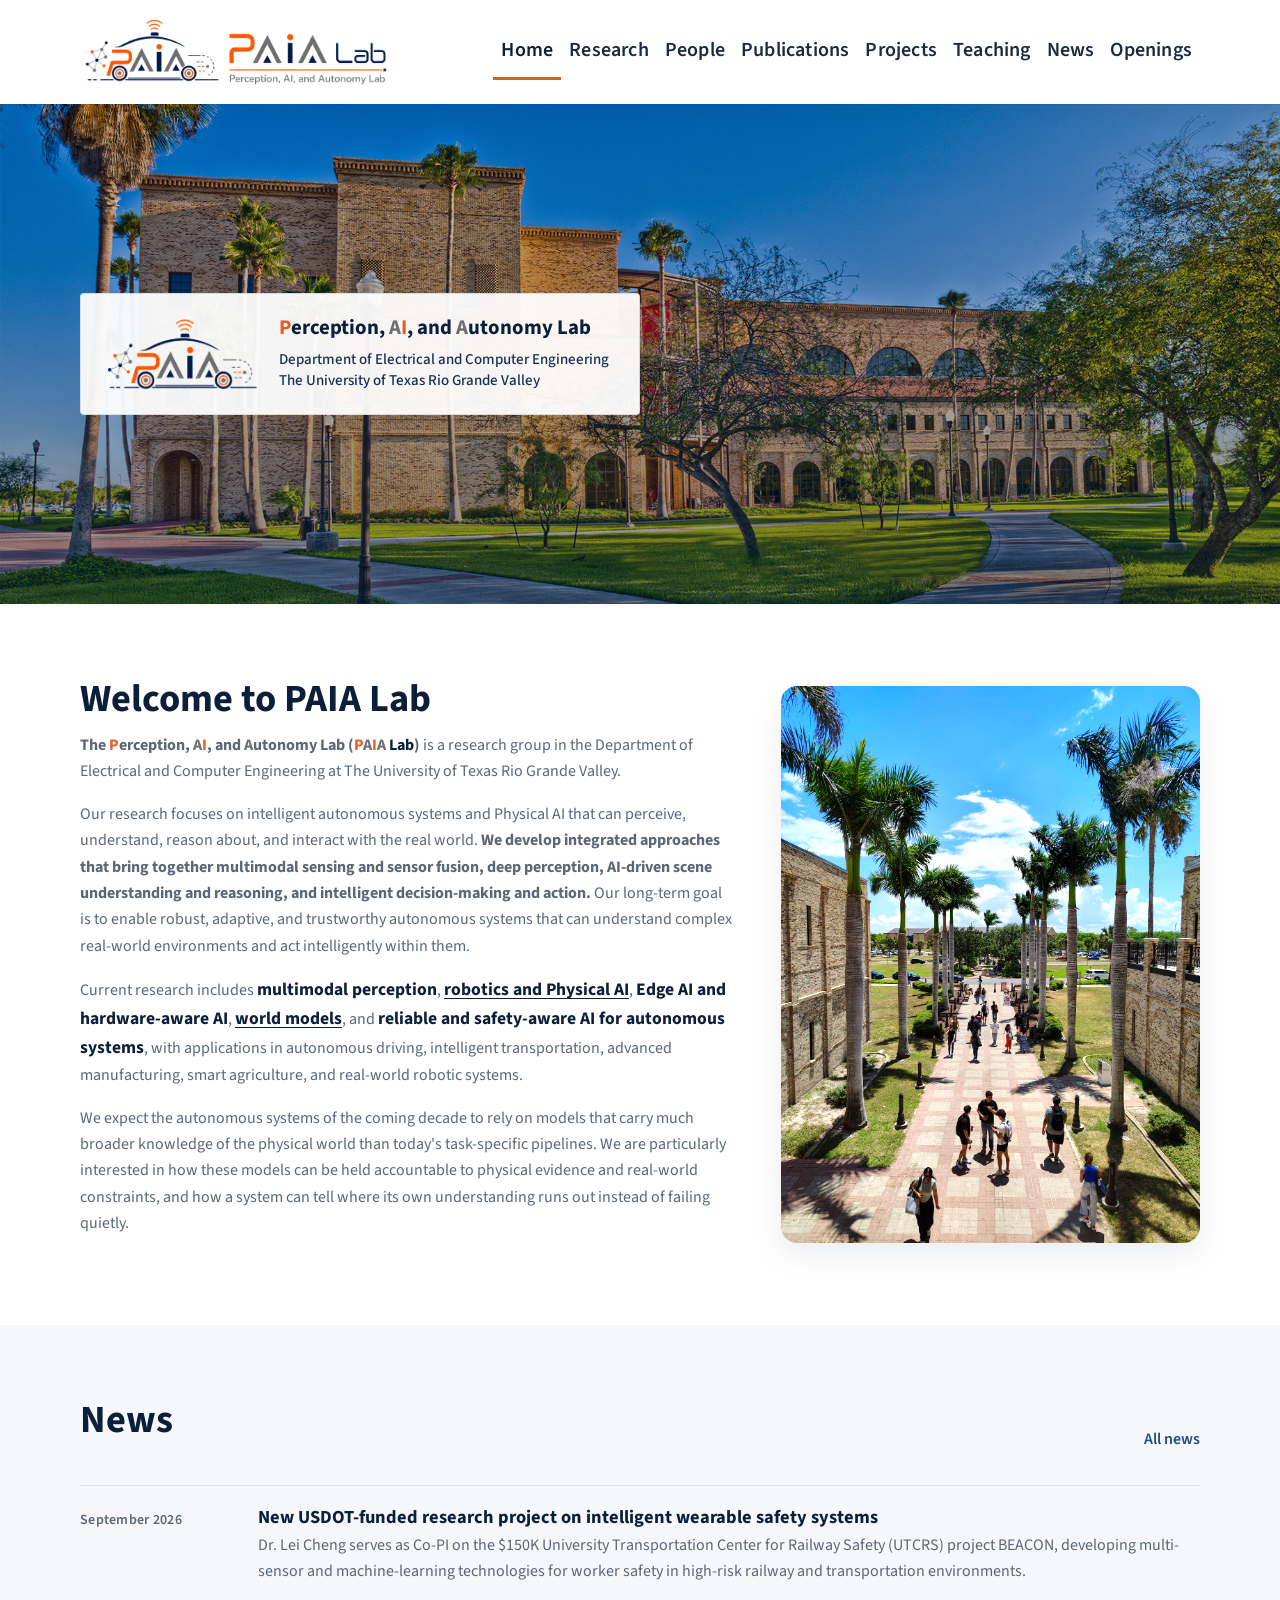
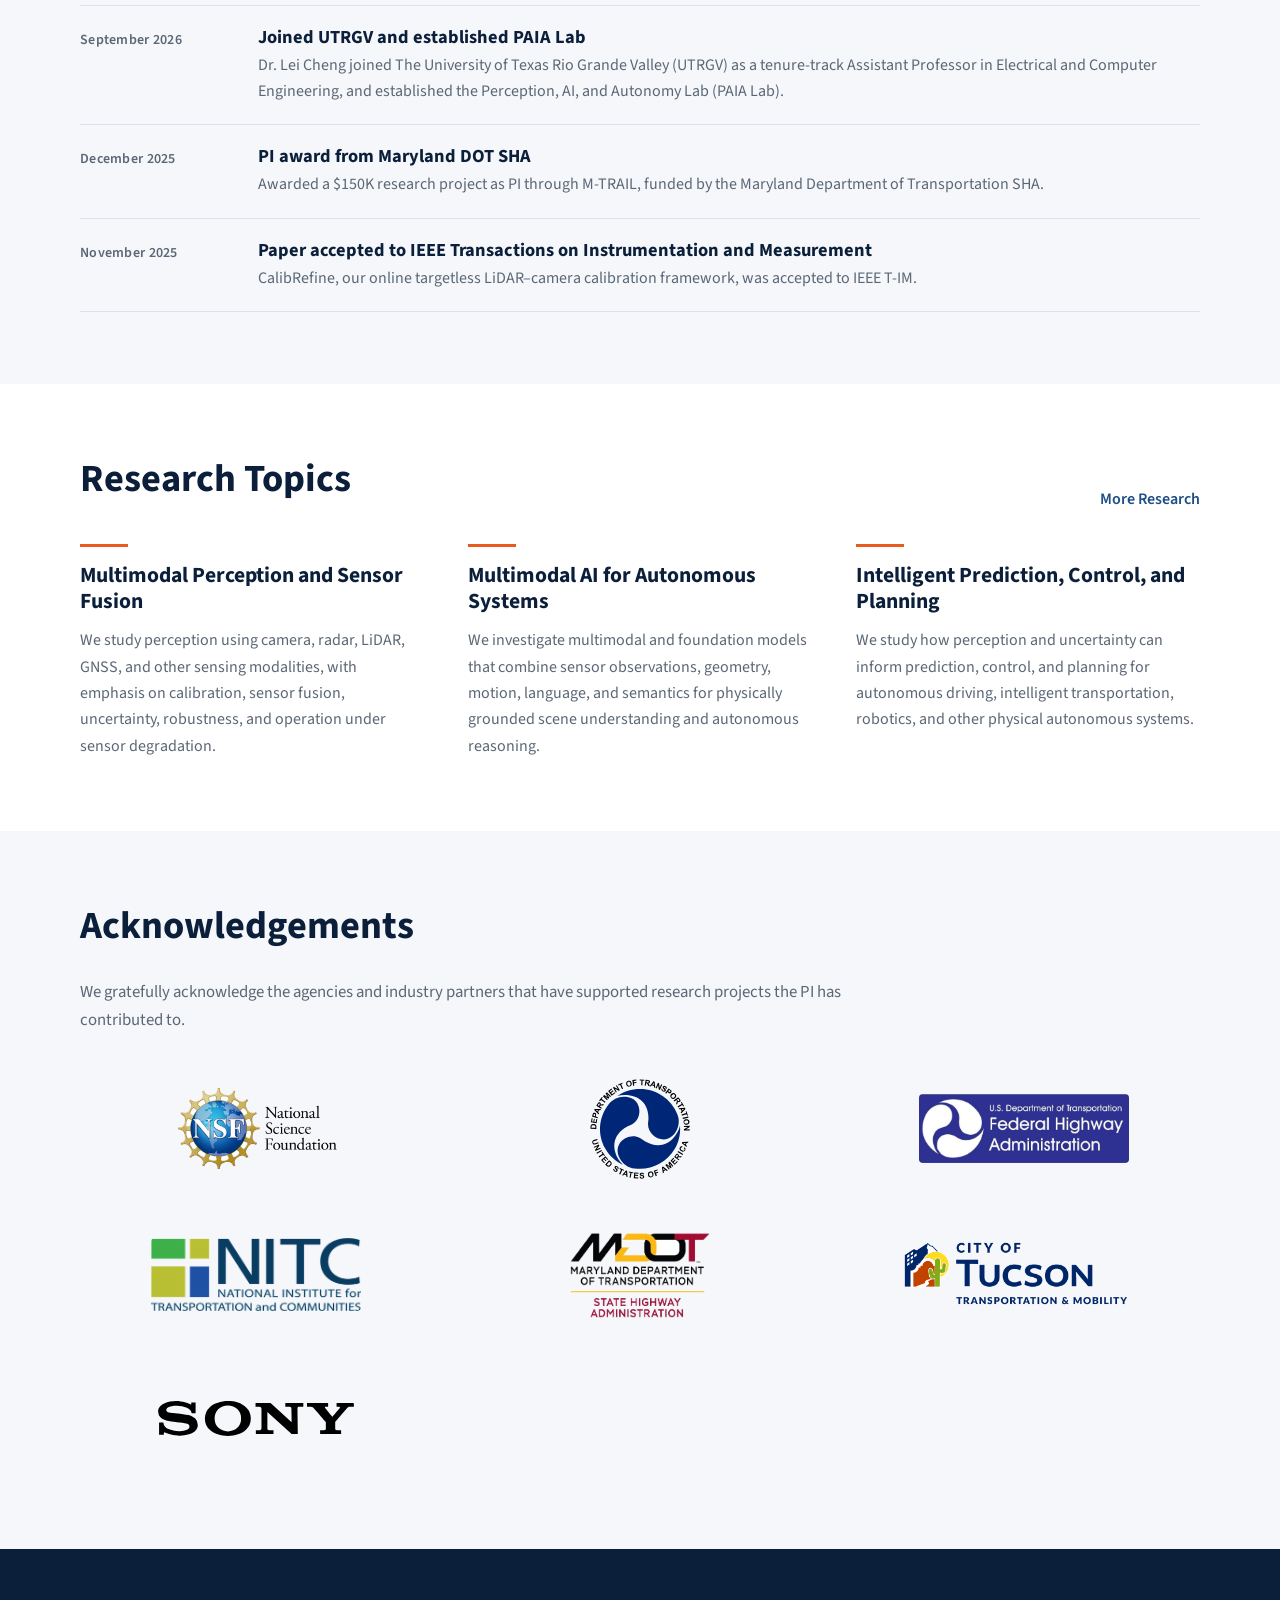
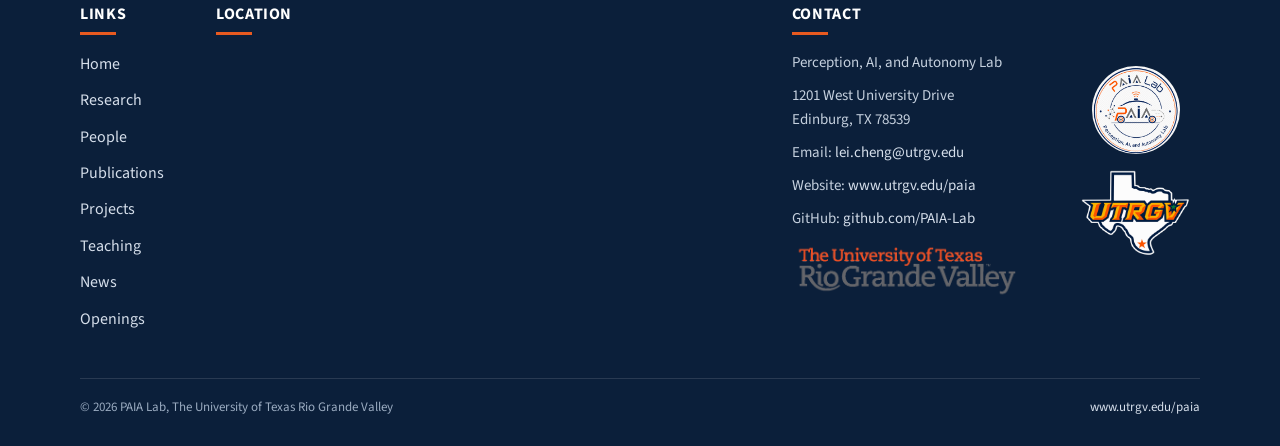
<file: index.html>
<!DOCTYPE html>
<html lang="en">
<head>
    <meta charset="utf-8">
    <meta name="viewport" content="width=device-width, initial-scale=1">
    <title>PAIA Lab | Perception, AI, and Autonomy Lab</title>
    <meta name="description" content="PAIA Lab (Perception, AI, and Autonomy Lab) at The University of Texas Rio Grande Valley (UTRGV). Research in multimodal perception, sensor fusion, robotics, Physical AI, and autonomous systems.">
    <meta name="keywords" content="PAIA Lab, Perception AI and Autonomy Lab, UTRGV, multimodal perception, sensor fusion, Physical AI, autonomous systems, robotics">
    <link rel="canonical" href="https://paia-lab.github.io/">

    <meta property="og:type" content="website">
    <meta property="og:site_name" content="PAIA Lab">
    <meta property="og:title" content="PAIA Lab | Perception, AI, and Autonomy Lab">
    <meta property="og:description" content="Research lab at UTRGV focused on multimodal perception, sensor fusion, robotics, Physical AI, and trustworthy autonomous systems.">
    <meta property="og:url" content="https://paia-lab.github.io/">
    <meta property="og:image" content="https://paia-lab.github.io/images/brand/paia-seal.png">
    <meta property="og:locale" content="en_US">

    <meta name="twitter:card" content="summary">
    <meta name="twitter:title" content="PAIA Lab | Perception, AI, and Autonomy Lab">
    <meta name="twitter:description" content="Research lab at UTRGV focused on multimodal perception, sensor fusion, robotics, Physical AI, and trustworthy autonomous systems.">
    <meta name="twitter:image" content="https://paia-lab.github.io/images/brand/paia-seal.png">

    <link rel="icon" type="image/png" sizes="16x16" href="images/brand/favicon-16.png">
    <link rel="icon" type="image/png" sizes="32x32" href="images/brand/favicon-32.png">
    <link rel="icon" type="image/png" sizes="48x48" href="images/brand/favicon-48.png">
    <link rel="apple-touch-icon" sizes="180x180" href="images/brand/apple-touch-icon.png">
    <link rel="stylesheet" href="https://stackpath.bootstrapcdn.com/bootstrap/4.4.1/css/bootstrap.min.css" integrity="sha384-Vkoo8x4CGsO3+Hhxv8T/Q5PaXtkKtu6ug5TOeNV6gBiFeWPGFN9MuhOf23Q9Ifjh" crossorigin="anonymous">
    <link rel="preconnect" href="https://fonts.googleapis.com">
    <link rel="preconnect" href="https://fonts.gstatic.com" crossorigin>
    <link href="https://fonts.googleapis.com/css2?family=Source+Sans+3:wght@400;500;600;700&family=Source+Serif+4:wght@500;600;700&display=swap" rel="stylesheet">
    <link rel="stylesheet" href="style/stylesheet.css">
    <link rel="stylesheet" href="style/navbar.css">
    <script type="application/ld+json">
    {
      "@context": "https://schema.org",
      "@type": "ResearchOrganization",
      "name": "PAIA Lab",
      "alternateName": "Perception, AI, and Autonomy Lab",
      "url": "https://paia-lab.github.io/",
      "logo": "https://paia-lab.github.io/images/brand/paia-seal.png",
      "description": "Research laboratory at The University of Texas Rio Grande Valley focused on multimodal perception, sensor fusion, robotics, Physical AI, and autonomous systems.",
      "parentOrganization": {
        "@type": "CollegeOrUniversity",
        "name": "The University of Texas Rio Grande Valley",
        "url": "https://www.utrgv.edu/"
      },
      "address": {
        "@type": "PostalAddress",
        "streetAddress": "1201 West University Drive",
        "addressLocality": "Edinburg",
        "addressRegion": "TX",
        "postalCode": "78539",
        "addressCountry": "US"
      },
      "email": "lei.cheng@utrgv.edu",
      "sameAs": [
        "https://github.com/PAIA-Lab",
        "https://www.utrgv.edu/paia"
      ]
    }
    </script>
</head>
<body>
  <nav id="mi-navbar"></nav>

    <section class="hero" style="background-image: url('images/campus/utrgv-east.jpg');">
        <div class="hero-card">
            <img src="images/brand/PAIA_Lab_logo_Car-Nobg.png" alt="PAIA Lab">
            <div class="hero-id">
                <p class="hero-lab"><span class="acronym-p">P</span>erception, <span class="acronym-a">A</span><span class="acronym-i">I</span>, and <span class="acronym-a">A</span>utonomy Lab</p>
                <p class="hero-affil">Department of Electrical and Computer Engineering<br>The University of Texas Rio Grande Valley</p>
            </div>
        </div>
    </section>

    <section class="section section-alt">
        <div class="wrap welcome-grid">
            <div class="welcome-copy">
                <h2 class="section-title">Welcome to PAIA Lab</h2>
                <p><strong class="lab-name">The <span class="acronym-p">P</span>erception, <span class="acronym-a">A</span><span class="acronym-i">I</span>, and <span class="acronym-a">A</span>utonomy Lab (<span class="acronym-p">P</span><span class="acronym-a">A</span><span class="acronym-i">I</span><span class="acronym-a">A</span> <span class="acronym-lab">Lab</span>)</strong> is a research group in the Department of Electrical and Computer Engineering at The University of Texas Rio Grande Valley.</p>
                <p>Our research focuses on intelligent autonomous systems and Physical AI that can perceive, understand, reason about, and interact with the real world. <strong>We develop integrated approaches that bring together multimodal sensing and sensor fusion, deep perception, AI-driven scene understanding and reasoning, and intelligent decision-making and action.</strong> Our long-term goal is to enable robust, adaptive, and trustworthy autonomous systems that can understand complex real-world environments and act intelligently within them.</p>
                <p>Current research includes <strong class="research-topic">multimodal perception</strong>, <strong class="research-topic">robotics and Physical AI</strong>, <strong class="research-topic">Edge AI and hardware-aware AI</strong>, <strong class="research-topic">world models</strong>, and <strong class="research-topic">reliable and safety-aware AI for autonomous systems</strong>, with applications in autonomous driving, intelligent transportation, advanced manufacturing, smart agriculture, and real-world robotic systems.</p>
                <p>We expect the autonomous systems of the coming decade to rely on models that carry much broader knowledge of the physical world than today's task-specific pipelines. We are particularly interested in how these models can be held accountable to physical evidence and real-world constraints, and how a system can tell where its own understanding runs out instead of failing quietly.</p>
            </div>
            <div class="welcome-photo">
                <img src="images/campus/utrgv-palms.jpg" alt="UTRGV Brownsville campus walkway">
          </div>
        </div>
    </section>

    <section class="section">
        <div class="wrap">
            <div class="section-head">
                <h2 class="section-title">News</h2>
                <a class="more-link" href="news.html">All news</a>
            </div>
            <div class="news-list">
                <article class="news-item">
                    <time datetime="2026-09">September 2026</time>
                    <h3>New USDOT-funded research project on intelligent wearable safety systems</h3>
                    <p>Dr. Lei Cheng serves as Co-PI on the $150K University Transportation Center for Railway Safety (UTCRS) project BEACON, developing multi-sensor and machine-learning technologies for worker safety in high-risk railway and transportation environments.</p>
                </article>
                <article class="news-item">
                    <time datetime="2026-09">September 2026</time>
                    <h3>Joined UTRGV and established PAIA Lab</h3>
                    <p>Dr. Lei Cheng joined The University of Texas Rio Grande Valley (UTRGV) as a tenure-track Assistant Professor in Electrical and Computer Engineering, and established the Perception, AI, and Autonomy Lab (PAIA Lab).</p>
                </article>
                <article class="news-item">
                    <time datetime="2025-12">December 2025</time>
                    <h3>PI award from Maryland DOT SHA</h3>
                    <p>Awarded a $150K research project as PI through M-TRAIL, funded by the Maryland Department of Transportation SHA.</p>
                </article>
                <article class="news-item">
                    <time datetime="2025-11">November 2025</time>
                    <h3>Paper accepted to IEEE Transactions on Instrumentation and Measurement</h3>
                    <p>CalibRefine, our online targetless LiDAR–camera calibration framework, was accepted to IEEE T-IM.</p>
                </article>
          </div>
        </div>
    </section>

    <section class="section section-alt">
        <div class="wrap">
            <div class="section-head">
                <h2 class="section-title">Research Topics</h2>
                <a class="more-link" href="research.html">More Research</a>
            </div>
            <div class="topic-grid">
                <article class="topic-card">
                    <h3><a href="research.html#perception">Multimodal Perception and Sensor Fusion</a></h3>
                    <p>We study perception using camera, radar, LiDAR, GNSS, and other sensing modalities, with emphasis on calibration, sensor fusion, uncertainty, robustness, and operation under sensor degradation.</p>
                </article>
                <article class="topic-card">
                    <h3><a href="research.html#multimodal">Multimodal AI for Autonomous Systems</a></h3>
                    <p>We investigate multimodal and foundation models that combine sensor observations, geometry, motion, language, and semantics for physically grounded scene understanding and autonomous reasoning.</p>
                </article>
                <article class="topic-card">
                    <h3><a href="research.html#autonomy">Intelligent Prediction, Control, and Planning</a></h3>
                    <p>We study how perception and uncertainty can inform prediction, control, and planning for autonomous driving, intelligent transportation, robotics, and other physical autonomous systems.</p>
                </article>
          </div>
        </div>
    </section>

    <section class="section" id="acknowledgements">
        <div class="wrap">
            <div class="section-head">
                <h2 class="section-title">Acknowledgements</h2>
            </div>
            <p class="ack-note">We gratefully acknowledge the agencies and industry partners that have supported research projects the PI has contributed to.</p>
            <div class="ack-grid">
                <div class="ack-logo"><img src="images/funding/nsf-wordmark.png" alt="National Science Foundation"></div>
                <div class="ack-logo is-tall"><img src="images/funding/usdot.svg" alt="U.S. Department of Transportation"></div>
                <div class="ack-logo"><img src="images/funding/fhwa.jpg" alt="Federal Highway Administration"></div>
                <div class="ack-logo"><img src="images/funding/nitc.png" alt="National Institute for Transportation and Communities"></div>
                <div class="ack-logo is-wide"><img src="images/funding/mdot-sha.png" alt="Maryland Department of Transportation State Highway Administration"></div>
                <div class="ack-logo is-slim"><img src="images/funding/tucson-dot-wide.png" alt="City of Tucson Department of Transportation and Mobility"></div>
                <div class="ack-logo is-wide"><img src="images/funding/sony.svg" alt="Sony"></div>
            </div>
        </div>
    </section>

    <div id="site-footer"></div>

  <script type="text/javascript" src="static/navbar.js"></script>
    <script>showNavbar("home"); showFooter();</script>
    <script src="https://code.jquery.com/jquery-3.4.1.slim.min.js" integrity="sha384-J6qa4849blE2+poT4WnyKhv5vZF5SrPo0iEjwBvKU7imGFAV0wwj1yYfoRSJoZ+n" crossorigin="anonymous"></script>
    <script src="https://cdn.jsdelivr.net/npm/popper.js@1.16.0/dist/umd/popper.min.js" integrity="sha384-Q6E9RHvbIyZFJoft+2mJbHaEWldlvI9IOYy5n3zV9zzTtmI3UksdQRVvoxMfooAo" crossorigin="anonymous"></script>
    <script src="https://stackpath.bootstrapcdn.com/bootstrap/4.4.1/js/bootstrap.min.js" integrity="sha384-wfSDF2E50Y2D1uUdj0O3uMBJnjuUD4Ih7YwaYd1iqfktj0Uod8GCExl3Og8ifwB6" crossorigin="anonymous"></script>
</body>
</html>
</file>
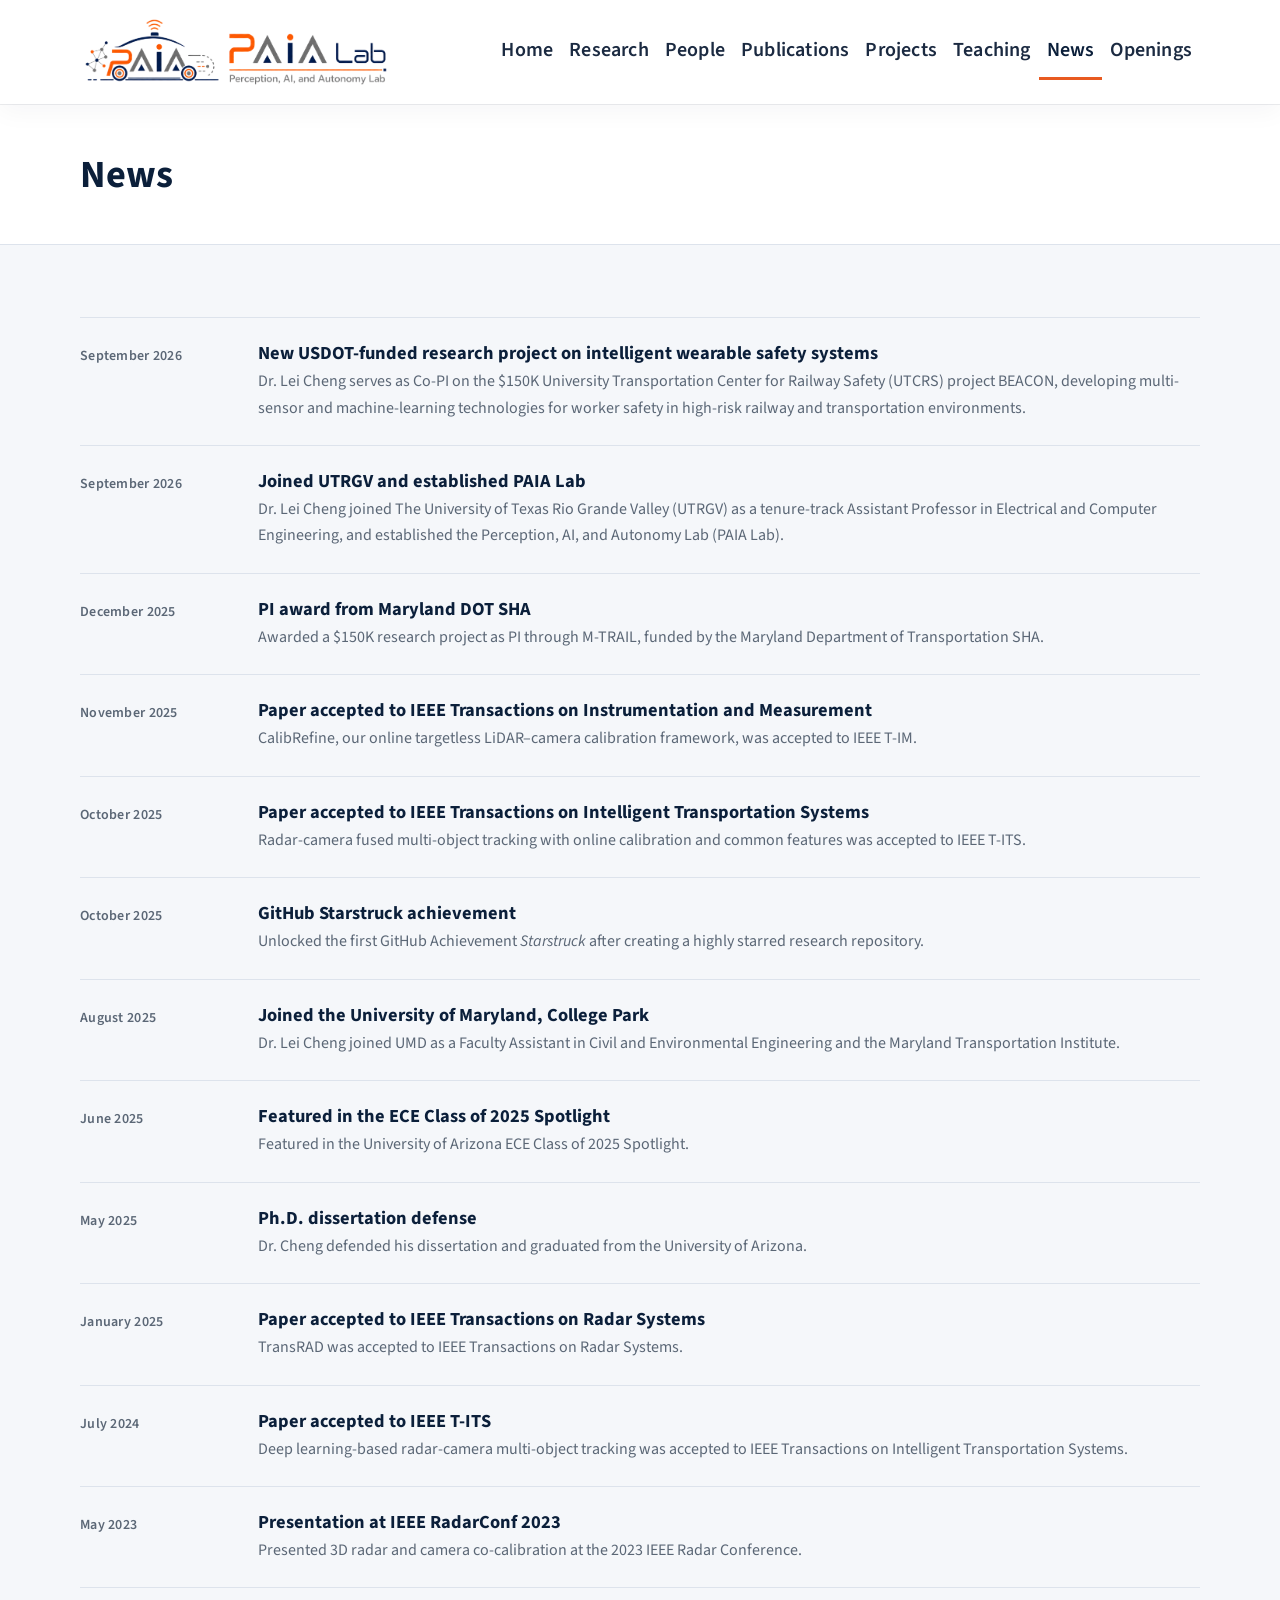
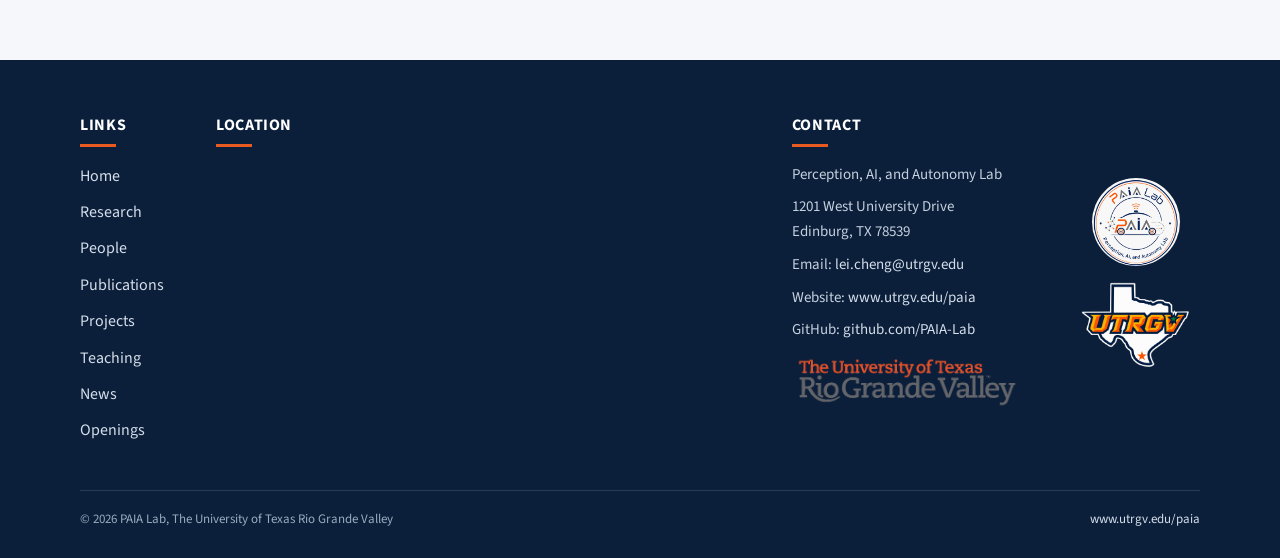
<file: news.html>
<!DOCTYPE html>
<html lang="en">
<head>
    <meta charset="utf-8">
    <meta name="viewport" content="width=device-width, initial-scale=1">
    <title>News | PAIA Lab</title>
    <link rel="icon" type="image/png" sizes="16x16" href="images/brand/favicon-16.png">
    <link rel="icon" type="image/png" sizes="32x32" href="images/brand/favicon-32.png">
    <link rel="icon" type="image/png" sizes="48x48" href="images/brand/favicon-48.png">
    <link rel="apple-touch-icon" sizes="180x180" href="images/brand/apple-touch-icon.png">
    <link rel="stylesheet" href="https://stackpath.bootstrapcdn.com/bootstrap/4.4.1/css/bootstrap.min.css" integrity="sha384-Vkoo8x4CGsO3+Hhxv8T/Q5PaXtkKtu6ug5TOeNV6gBiFeWPGFN9MuhOf23Q9Ifjh" crossorigin="anonymous">
    <link rel="preconnect" href="https://fonts.googleapis.com">
    <link rel="preconnect" href="https://fonts.gstatic.com" crossorigin>
    <link href="https://fonts.googleapis.com/css2?family=Source+Sans+3:wght@400;500;600;700&family=Source+Serif+4:wght@500;600;700&display=swap" rel="stylesheet">
    <link rel="stylesheet" href="style/stylesheet.css">
    <link rel="stylesheet" href="style/navbar.css">
</head>
<body>
    <nav id="mi-navbar"></nav>
    <main class="page news-page">
        <header class="page-hero">
            <h1>News</h1>
        </header>

        <section class="section">
            <div class="wrap news-list">
                <article class="news-item">
                    <time datetime="2026-09">September 2026</time>
                    <h3>New USDOT-funded research project on intelligent wearable safety systems</h3>
                    <p>Dr. Lei Cheng serves as Co-PI on the $150K University Transportation Center for Railway Safety (UTCRS) project BEACON, developing multi-sensor and machine-learning technologies for worker safety in high-risk railway and transportation environments.</p>
                </article>
                <article class="news-item">
                    <time datetime="2026-09">September 2026</time>
                    <h3>Joined UTRGV and established PAIA Lab</h3>
                    <p>Dr. Lei Cheng joined The University of Texas Rio Grande Valley (UTRGV) as a tenure-track Assistant Professor in Electrical and Computer Engineering, and established the Perception, AI, and Autonomy Lab (PAIA Lab).</p>
                </article>
                <article class="news-item">
                    <time datetime="2025-12">December 2025</time>
                    <h3>PI award from Maryland DOT SHA</h3>
                    <p>Awarded a $150K research project as PI through M-TRAIL, funded by the Maryland Department of Transportation SHA.</p>
                </article>
                <article class="news-item">
                    <time datetime="2025-11">November 2025</time>
                    <h3>Paper accepted to IEEE Transactions on Instrumentation and Measurement</h3>
                    <p>CalibRefine, our online targetless LiDAR–camera calibration framework, was accepted to IEEE T-IM.</p>
                </article>
                <article class="news-item">
                    <time datetime="2025-10">October 2025</time>
                    <h3>Paper accepted to IEEE Transactions on Intelligent Transportation Systems</h3>
                    <p>Radar-camera fused multi-object tracking with online calibration and common features was accepted to IEEE T-ITS.</p>
                </article>
                <article class="news-item">
                    <time datetime="2025-10">October 2025</time>
                    <h3>GitHub Starstruck achievement</h3>
                    <p>Unlocked the first GitHub Achievement <em>Starstruck</em> after creating a highly starred research repository.</p>
                </article>
                <article class="news-item">
                    <time datetime="2025-08">August 2025</time>
                    <h3>Joined the University of Maryland, College Park</h3>
                    <p>Dr. Lei Cheng joined UMD as a Faculty Assistant in Civil and Environmental Engineering and the Maryland Transportation Institute.</p>
                </article>
                <article class="news-item">
                    <time datetime="2025-06">June 2025</time>
                    <h3>Featured in the ECE Class of 2025 Spotlight</h3>
                    <p>Featured in the University of Arizona ECE Class of 2025 Spotlight.</p>
                </article>
                <article class="news-item">
                    <time datetime="2025-05">May 2025</time>
                    <h3>Ph.D. dissertation defense</h3>
                    <p>Dr. Cheng defended his dissertation and graduated from the University of Arizona.</p>
                </article>
                <article class="news-item">
                    <time datetime="2025-01">January 2025</time>
                    <h3>Paper accepted to IEEE Transactions on Radar Systems</h3>
                    <p>TransRAD was accepted to IEEE Transactions on Radar Systems.</p>
                </article>
                <article class="news-item">
                    <time datetime="2024-07">July 2024</time>
                    <h3>Paper accepted to IEEE T-ITS</h3>
                    <p>Deep learning-based radar-camera multi-object tracking was accepted to IEEE Transactions on Intelligent Transportation Systems.</p>
                </article>
                <article class="news-item">
                    <time datetime="2023-05">May 2023</time>
                    <h3>Presentation at IEEE RadarConf 2023</h3>
                    <p>Presented 3D radar and camera co-calibration at the 2023 IEEE Radar Conference.</p>
                </article>
            </div>
        </section>
    </main>

    <div id="site-footer"></div>
    <script type="text/javascript" src="static/navbar.js"></script>
    <script>showNavbar("news"); showFooter();</script>
    <script src="https://code.jquery.com/jquery-3.4.1.slim.min.js" integrity="sha384-J6qa4849blE2+poT4WnyKhv5vZF5SrPo0iEjwBvKU7imGFAV0wwj1yYfoRSJoZ+n" crossorigin="anonymous"></script>
    <script src="https://cdn.jsdelivr.net/npm/popper.js@1.16.0/dist/umd/popper.min.js" integrity="sha384-Q6E9RHvbIyZFJoft+2mJbHaEWldlvI9IOYy5n3zV9zzTtmI3UksdQRVvoxMfooAo" crossorigin="anonymous"></script>
    <script src="https://stackpath.bootstrapcdn.com/bootstrap/4.4.1/js/bootstrap.min.js" integrity="sha384-wfSDF2E50Y2D1uUdj0O3uMBJnjuUD4Ih7YwaYd1iqfktj0Uod8GCExl3Og8ifwB6" crossorigin="anonymous"></script>
</body>
</html>
</file>
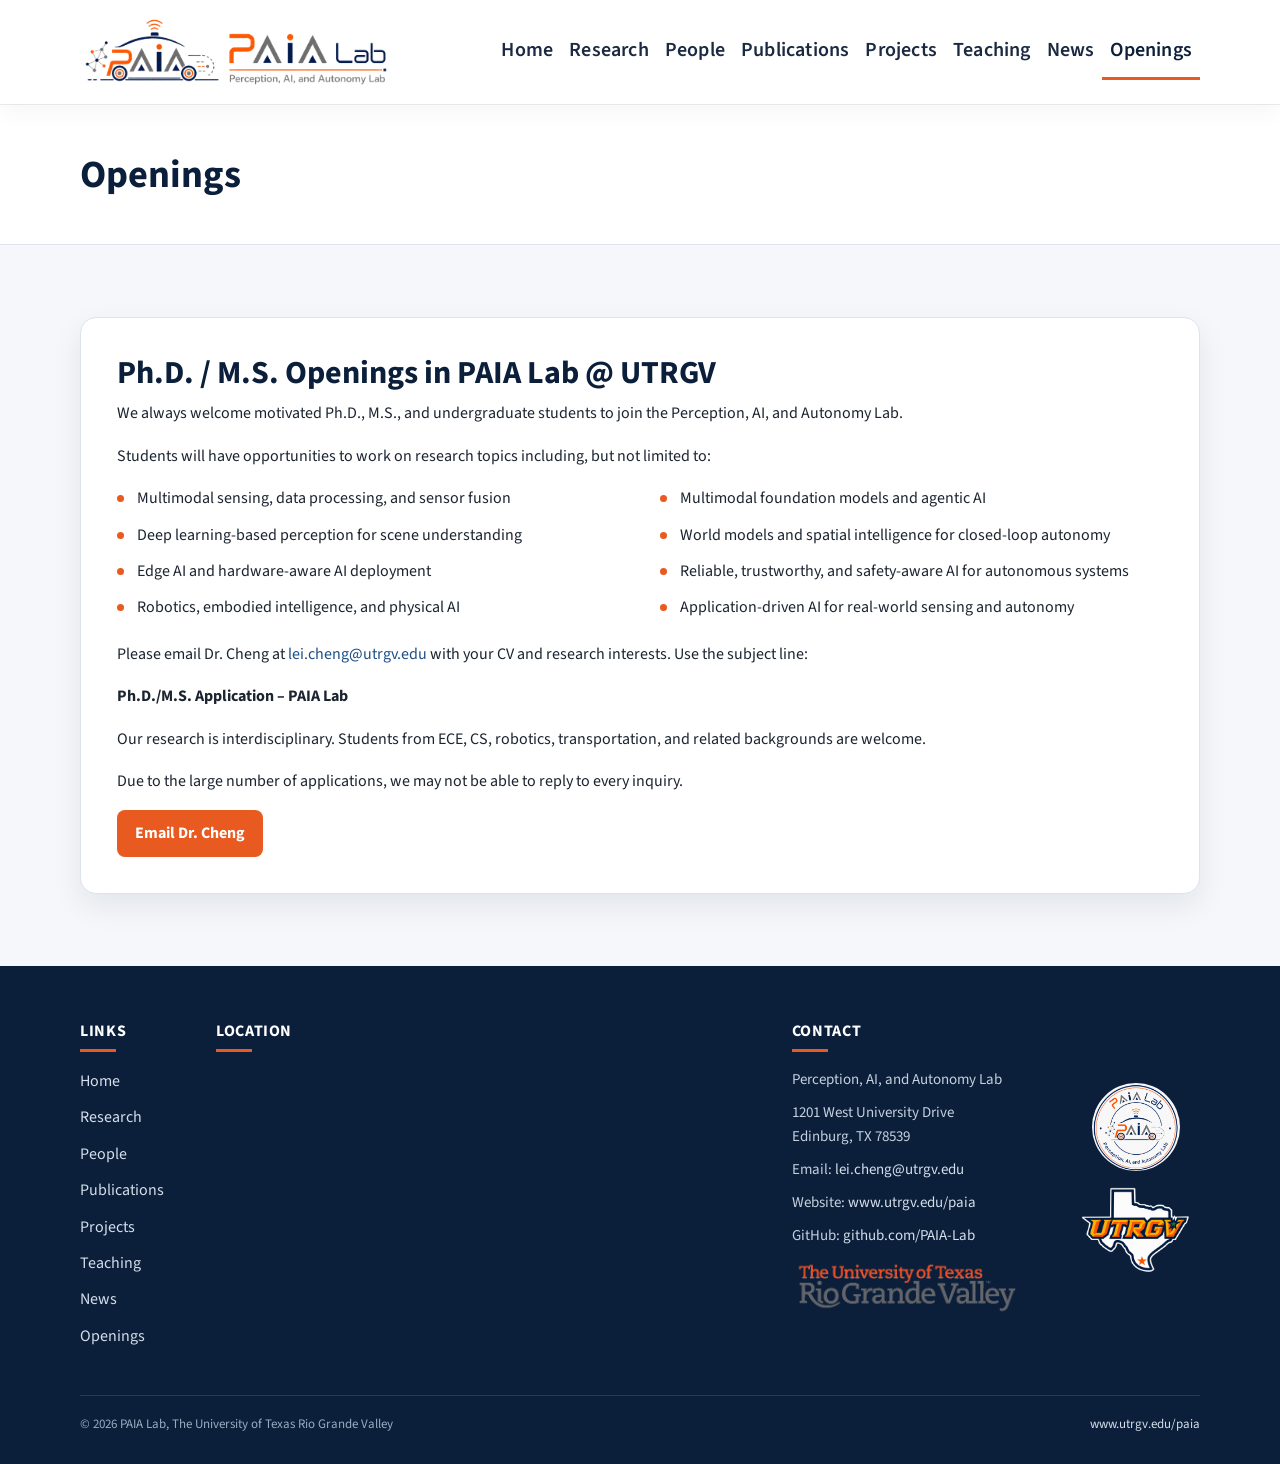
<file: openings.html>
<!DOCTYPE html>
<html lang="en">
<head>
    <meta charset="utf-8">
    <meta name="viewport" content="width=device-width, initial-scale=1">
    <title>Openings | PAIA Lab</title>
    <link rel="icon" type="image/png" sizes="16x16" href="images/brand/favicon-16.png">
    <link rel="icon" type="image/png" sizes="32x32" href="images/brand/favicon-32.png">
    <link rel="icon" type="image/png" sizes="48x48" href="images/brand/favicon-48.png">
    <link rel="apple-touch-icon" sizes="180x180" href="images/brand/apple-touch-icon.png">
    <link rel="stylesheet" href="https://stackpath.bootstrapcdn.com/bootstrap/4.4.1/css/bootstrap.min.css" integrity="sha384-Vkoo8x4CGsO3+Hhxv8T/Q5PaXtkKtu6ug5TOeNV6gBiFeWPGFN9MuhOf23Q9Ifjh" crossorigin="anonymous">
    <link rel="preconnect" href="https://fonts.googleapis.com">
    <link rel="preconnect" href="https://fonts.gstatic.com" crossorigin>
    <link href="https://fonts.googleapis.com/css2?family=Source+Sans+3:wght@400;500;600;700&family=Source+Serif+4:wght@500;600;700&display=swap" rel="stylesheet">
    <link rel="stylesheet" href="style/stylesheet.css">
    <link rel="stylesheet" href="style/navbar.css">
</head>
<body>
    <nav id="mi-navbar"></nav>
    <main class="page">
        <header class="page-hero">
            <h1>Openings</h1>
        </header>

        <section class="section">
            <div class="wrap">
                <div class="opening-panel">
                    <h2>Ph.D. / M.S. Openings in PAIA Lab @ UTRGV</h2>
                    <p>We always welcome motivated Ph.D., M.S., and undergraduate students to join the Perception, AI, and Autonomy Lab.</p>
                    <p>Students will have opportunities to work on research topics including, but not limited to:</p>
                    <ul class="topic-list">
                        <li>Multimodal sensing, data processing, and sensor fusion</li>
                        <li>Deep learning-based perception for scene understanding</li>
                        <li>Edge AI and hardware-aware AI deployment</li>
                        <li>Robotics, embodied intelligence, and physical AI</li>
                        <li>Multimodal foundation models and agentic AI</li>
                        <li>World models and spatial intelligence for closed-loop autonomy</li>
                        <li>Reliable, trustworthy, and safety-aware AI for autonomous systems</li>
                        <li>Application-driven AI for real-world sensing and autonomy</li>
                    </ul>
                    <p>Please email Dr. Cheng at <a href="mailto:lei.cheng@utrgv.edu">lei.cheng@utrgv.edu</a> with your CV and research interests. Use the subject line:</p>
                    <p><strong>Ph.D./M.S. Application – PAIA Lab</strong></p>
                    <p>Our research is interdisciplinary. Students from ECE, CS, robotics, transportation, and related backgrounds are welcome.</p>
                    <p>Due to the large number of applications, we may not be able to reply to every inquiry.</p>
                    <a class="btn-paia" href="mailto:lei.cheng@utrgv.edu?subject=Ph.D./M.S.%20Application%20%E2%80%93%20PAIA%20Lab">Email Dr. Cheng</a>
                </div>
            </div>
        </section>
    </main>

    <div id="site-footer"></div>
    <script type="text/javascript" src="static/navbar.js"></script>
    <script>showNavbar("openings"); showFooter();</script>
    <script src="https://code.jquery.com/jquery-3.4.1.slim.min.js" integrity="sha384-J6qa4849blE2+poT4WnyKhv5vZF5SrPo0iEjwBvKU7imGFAV0wwj1yYfoRSJoZ+n" crossorigin="anonymous"></script>
    <script src="https://cdn.jsdelivr.net/npm/popper.js@1.16.0/dist/umd/popper.min.js" integrity="sha384-Q6E9RHvbIyZFJoft+2mJbHaEWldlvI9IOYy5n3zV9zzTtmI3UksdQRVvoxMfooAo" crossorigin="anonymous"></script>
    <script src="https://stackpath.bootstrapcdn.com/bootstrap/4.4.1/js/bootstrap.min.js" integrity="sha384-wfSDF2E50Y2D1uUdj0O3uMBJnjuUD4Ih7YwaYd1iqfktj0Uod8GCExl3Og8ifwB6" crossorigin="anonymous"></script>
</body>
</html>
</file>
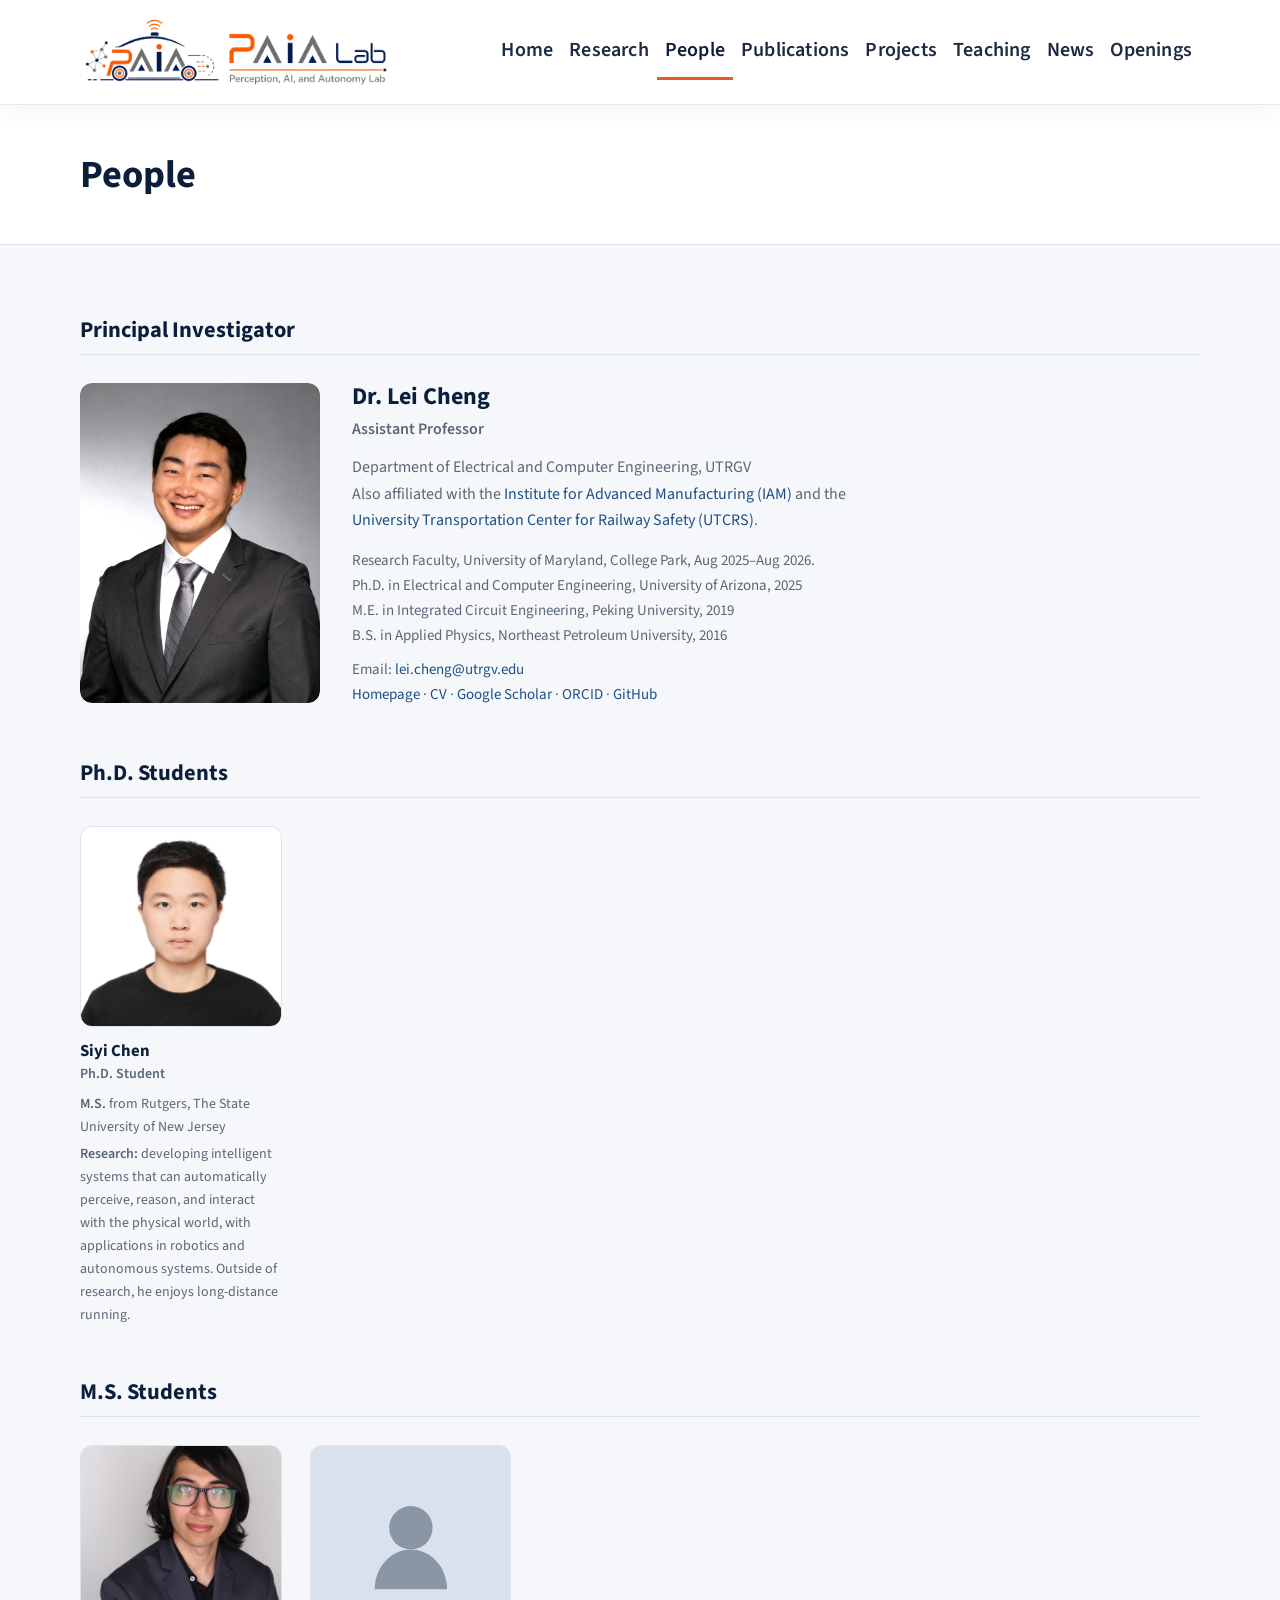
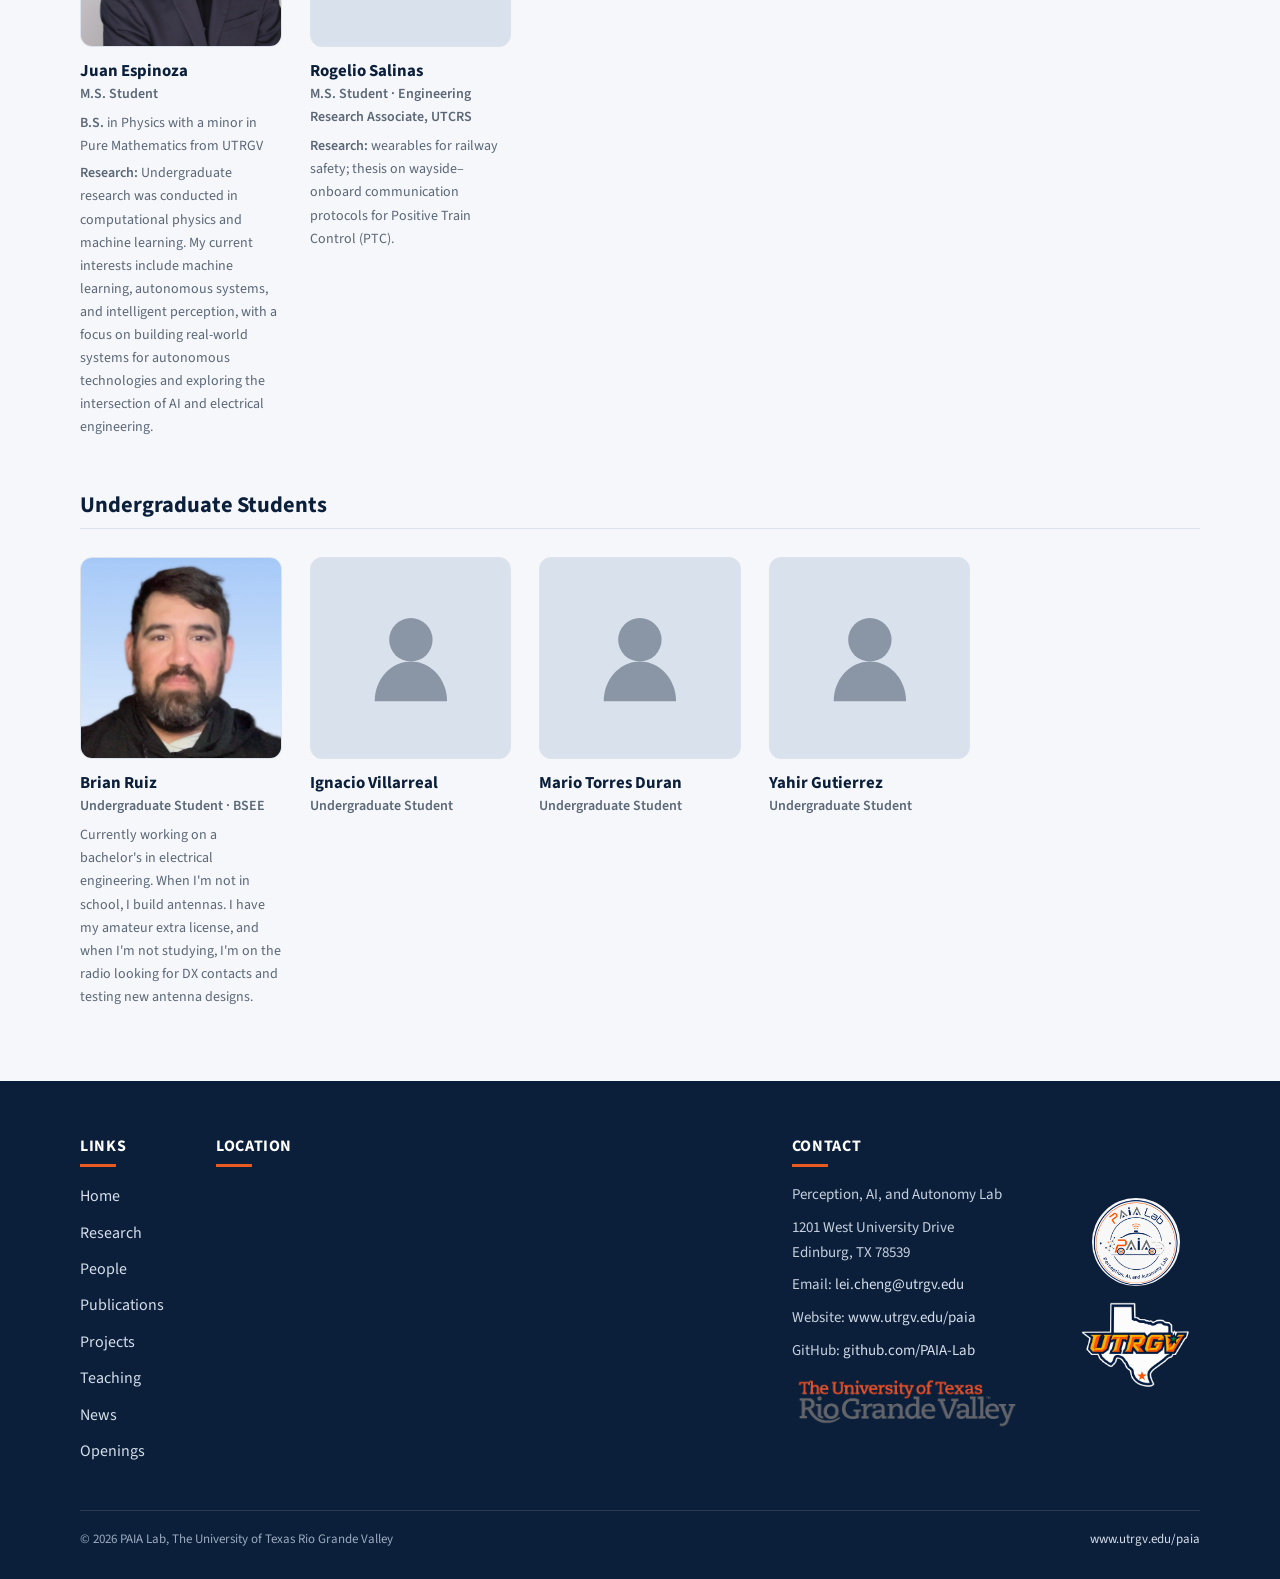
<file: people.html>
<!DOCTYPE html>
<html lang="en">
<head>
    <meta charset="utf-8">
    <meta name="viewport" content="width=device-width, initial-scale=1">
    <title>People | PAIA Lab</title>
    <link rel="icon" type="image/png" sizes="16x16" href="images/brand/favicon-16.png">
    <link rel="icon" type="image/png" sizes="32x32" href="images/brand/favicon-32.png">
    <link rel="icon" type="image/png" sizes="48x48" href="images/brand/favicon-48.png">
    <link rel="apple-touch-icon" sizes="180x180" href="images/brand/apple-touch-icon.png">
    <link rel="stylesheet" href="https://stackpath.bootstrapcdn.com/bootstrap/4.4.1/css/bootstrap.min.css" integrity="sha384-Vkoo8x4CGsO3+Hhxv8T/Q5PaXtkKtu6ug5TOeNV6gBiFeWPGFN9MuhOf23Q9Ifjh" crossorigin="anonymous">
    <link rel="preconnect" href="https://fonts.googleapis.com">
    <link rel="preconnect" href="https://fonts.gstatic.com" crossorigin>
    <link href="https://fonts.googleapis.com/css2?family=Source+Sans+3:wght@400;500;600;700&family=Source+Serif+4:wght@500;600;700&display=swap" rel="stylesheet">
    <link rel="stylesheet" href="style/stylesheet.css">
    <link rel="stylesheet" href="style/navbar.css">
</head>
<body>
    <nav id="mi-navbar"></nav>
    <main class="page">
        <header class="page-hero">
            <h1>People</h1>
        </header>

        <section class="section">
            <div class="wrap">
                <div class="people-section" id="pi">
                    <h2>Principal Investigator</h2>
                    <article class="pi-row">
                        <div class="photo-frame">
                            <img src="images/people/lei-cheng.jpg" alt="Dr. Lei Cheng">
                        </div>
                        <div class="person-copy">
                            <h3>Dr. Lei Cheng</h3>
                            <p class="person-role">Assistant Professor</p>
                            <p>Department of Electrical and Computer Engineering, UTRGV<br>
                            Also affiliated with the <a href="https://www.utrgv.edu/iam/" target="_blank" rel="noopener">Institute for Advanced Manufacturing (IAM)</a> and the<br>
                            <a href="https://www.utrgv.edu/railwaysafety/" target="_blank" rel="noopener">University Transportation Center for Railway Safety (UTCRS)</a>.</p>
                            <p class="person-meta">
                                Research Faculty, University of Maryland, College Park, Aug 2025–Aug 2026.<br>
                                Ph.D. in Electrical and Computer Engineering, University of Arizona, 2025<br>
                                M.E. in Integrated Circuit Engineering, Peking University, 2019<br>
                                B.S. in Applied Physics, Northeast Petroleum University, 2016
                            </p>
                            <p class="person-meta">
                                Email: <a href="mailto:lei.cheng@utrgv.edu">lei.cheng@utrgv.edu</a><br>
                                <a href="https://leicheng5.github.io/" target="_blank" rel="noopener">Homepage</a> ·
                                <a href="https://leicheng5.github.io/cv/" target="_blank" rel="noopener">CV</a> ·
                                <a href="https://scholar.google.com/citations?user=Ptw8G-MAAAAJ" target="_blank" rel="noopener">Google Scholar</a> ·
                                <a href="https://orcid.org/0009-0006-9364-1174" target="_blank" rel="noopener">ORCID</a> ·
                                <a href="https://github.com/leicheng5" target="_blank" rel="noopener">GitHub</a>
                            </p>
                        </div>
                    </article>
                </div>

                <!-- To add a member: drop the photo in images/people/, then duplicate
                     an <article class="person"> block. .people-grid reflows automatically. -->

                <div class="people-section" id="phd">
                    <h2>Ph.D. Students</h2>
                    <div class="people-grid">
                        <article class="person">
                            <div class="photo-frame">
                                <img src="images/people/siyi-chen.jpg" alt="Siyi Chen">
                            </div>
                            <div class="person-body">
                                <h3>Siyi Chen</h3>
                                <p class="person-role">Ph.D. Student</p>
                                <p><strong>M.S.</strong> from Rutgers, The State University of New Jersey</p>
                                <p><strong>Research:</strong> developing intelligent systems that can automatically perceive, reason, and interact with the physical world, with applications in robotics and autonomous systems. Outside of research, he enjoys long-distance running.</p>
                            </div>
                        </article>
                    </div>
                </div>

                <div class="people-section" id="ms">
                    <h2>M.S. Students</h2>
                    <div class="people-grid">
                        <article class="person">
                            <div class="photo-frame">
                                <img src="images/people/juan-espinoza.jpg" alt="Juan Espinoza">
                            </div>
                            <div class="person-body">
                                <h3>Juan Espinoza</h3>
                                <p class="person-role">M.S. Student</p>
                                <p><strong>B.S.</strong> in Physics with a minor in Pure Mathematics from UTRGV</p>
                                <p><strong>Research:</strong> Undergraduate research was conducted in computational physics and machine learning. My current interests include machine learning, autonomous systems, and intelligent perception, with a focus on building real-world systems for autonomous technologies and exploring the intersection of AI and electrical engineering.</p>
                            </div>
                        </article>
                        <article class="person">
                            <div class="photo-frame photo-frame--silhouette" aria-hidden="true">
                                <svg viewBox="0 0 64 64" role="img" focusable="false">
                                    <circle cx="32" cy="22" r="12"></circle>
                                    <path d="M12 56c0-12.15 8.95-22 20-22s20 9.85 20 22"></path>
                                </svg>
                            </div>
                            <div class="person-body">
                                <h3>Rogelio Salinas</h3>
                                <p class="person-role">M.S. Student · Engineering Research Associate, UTCRS</p>
                                <p><strong>Research:</strong> wearables for railway safety; thesis on wayside–onboard communication protocols for Positive Train Control (PTC).</p>
                            </div>
                        </article>
                    </div>
                </div>

                <div class="people-section" id="undergraduate">
                    <h2>Undergraduate Students</h2>
                    <div class="people-grid">
                        <article class="person">
                            <div class="photo-frame">
                                <img src="images/people/brian-ruiz.png" alt="Brian Ruiz">
                            </div>
                            <div class="person-body">
                                <h3>Brian Ruiz</h3>
                                <p class="person-role">Undergraduate Student · BSEE</p>
                                <p>Currently working on a bachelor's in electrical engineering. When I'm not in school, I build antennas. I have my amateur extra license, and when I'm not studying, I'm on the radio looking for DX contacts and testing new antenna designs.</p>
                            </div>
                        </article>
                        <article class="person">
                            <div class="photo-frame photo-frame--silhouette" aria-hidden="true">
                                <svg viewBox="0 0 64 64" role="img" focusable="false">
                                    <circle cx="32" cy="22" r="12"></circle>
                                    <path d="M12 56c0-12.15 8.95-22 20-22s20 9.85 20 22"></path>
                                </svg>
                            </div>
                            <div class="person-body">
                                <h3>Ignacio Villarreal</h3>
                                <p class="person-role">Undergraduate Student</p>
                            </div>
                        </article>
                        <article class="person">
                            <div class="photo-frame photo-frame--silhouette" aria-hidden="true">
                                <svg viewBox="0 0 64 64" role="img" focusable="false">
                                    <circle cx="32" cy="22" r="12"></circle>
                                    <path d="M12 56c0-12.15 8.95-22 20-22s20 9.85 20 22"></path>
                                </svg>
                            </div>
                            <div class="person-body">
                                <h3>Mario Torres Duran</h3>
                                <p class="person-role">Undergraduate Student</p>
                            </div>
                        </article>
                        <article class="person">
                            <div class="photo-frame photo-frame--silhouette" aria-hidden="true">
                                <svg viewBox="0 0 64 64" role="img" focusable="false">
                                    <circle cx="32" cy="22" r="12"></circle>
                                    <path d="M12 56c0-12.15 8.95-22 20-22s20 9.85 20 22"></path>
                                </svg>
                            </div>
                            <div class="person-body">
                                <h3>Yahir Gutierrez</h3>
                                <p class="person-role">Undergraduate Student</p>
                            </div>
                        </article>
                    </div>
                </div>
            </div>
        </section>
    </main>

    <div id="site-footer"></div>
    <script type="text/javascript" src="static/navbar.js"></script>
    <script>showNavbar("people"); showFooter();</script>
    <script src="https://code.jquery.com/jquery-3.4.1.slim.min.js" integrity="sha384-J6qa4849blE2+poT4WnyKhv5vZF5SrPo0iEjwBvKU7imGFAV0wwj1yYfoRSJoZ+n" crossorigin="anonymous"></script>
    <script src="https://cdn.jsdelivr.net/npm/popper.js@1.16.0/dist/umd/popper.min.js" integrity="sha384-Q6E9RHvbIyZFJoft+2mJbHaEWldlvI9IOYy5n3zV9zzTtmI3UksdQRVvoxMfooAo" crossorigin="anonymous"></script>
    <script src="https://stackpath.bootstrapcdn.com/bootstrap/4.4.1/js/bootstrap.min.js" integrity="sha384-wfSDF2E50Y2D1uUdj0O3uMBJnjuUD4Ih7YwaYd1iqfktj0Uod8GCExl3Og8ifwB6" crossorigin="anonymous"></script>
</body>
</html>
</file>
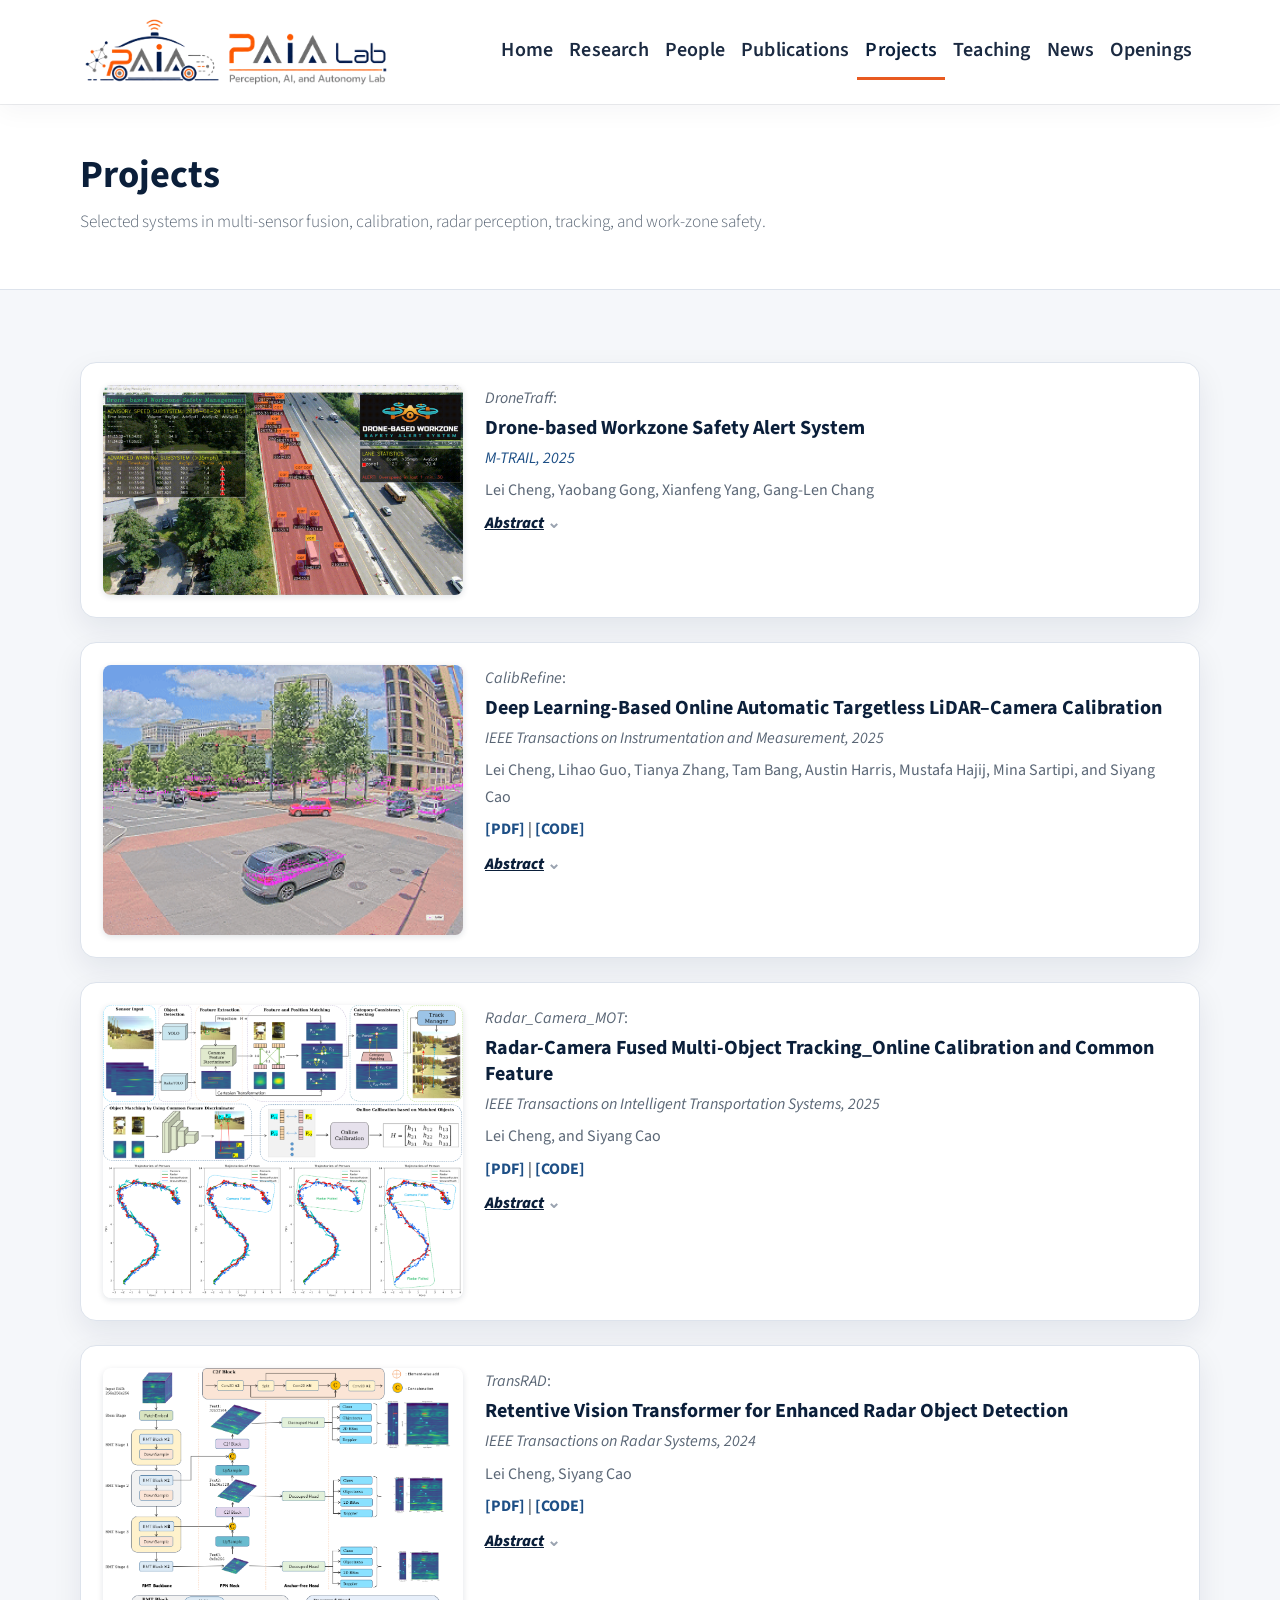
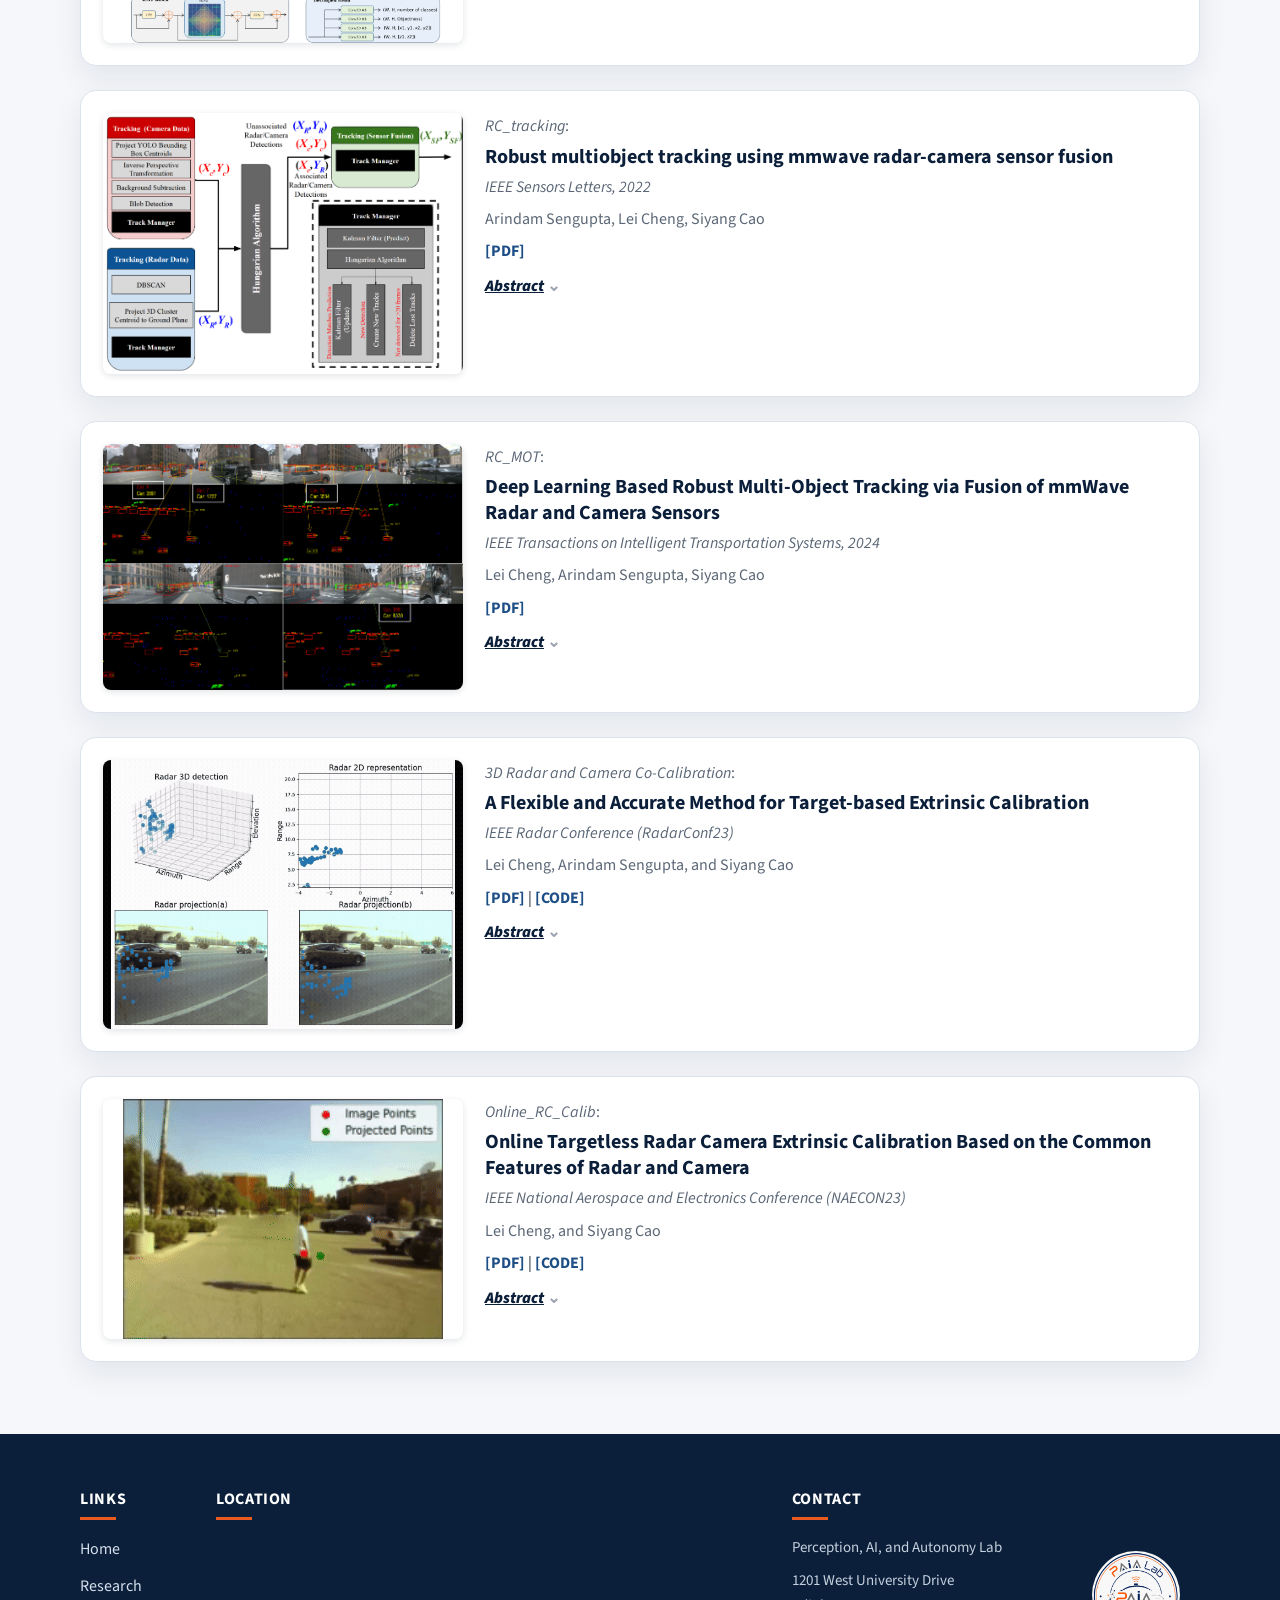
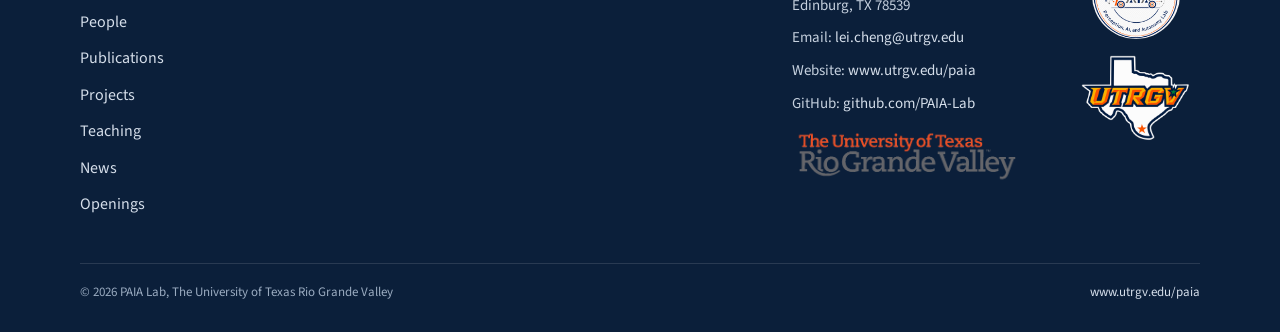
<file: projects.html>
<!DOCTYPE html>
<html lang="en">
<head>
    <meta charset="utf-8">
    <meta name="viewport" content="width=device-width, initial-scale=1">
    <title>Projects | PAIA Lab</title>
    <link rel="icon" type="image/png" sizes="16x16" href="images/brand/favicon-16.png">
    <link rel="icon" type="image/png" sizes="32x32" href="images/brand/favicon-32.png">
    <link rel="icon" type="image/png" sizes="48x48" href="images/brand/favicon-48.png">
    <link rel="apple-touch-icon" sizes="180x180" href="images/brand/apple-touch-icon.png">
    <link rel="stylesheet" href="https://stackpath.bootstrapcdn.com/bootstrap/4.4.1/css/bootstrap.min.css" integrity="sha384-Vkoo8x4CGsO3+Hhxv8T/Q5PaXtkKtu6ug5TOeNV6gBiFeWPGFN9MuhOf23Q9Ifjh" crossorigin="anonymous">
    <link rel="preconnect" href="https://fonts.googleapis.com">
    <link rel="preconnect" href="https://fonts.gstatic.com" crossorigin>
    <link href="https://fonts.googleapis.com/css2?family=Source+Sans+3:wght@400;500;600;700&family=Source+Serif+4:wght@500;600;700&display=swap" rel="stylesheet">
    <link rel="stylesheet" href="style/stylesheet.css">
    <link rel="stylesheet" href="style/navbar.css">
</head>
<body>
    <nav id="mi-navbar"></nav>
    <main class="page">
        <header class="page-hero">
            <h1>Projects</h1>
            <p class="lead">Selected systems in multi-sensor fusion, calibration, radar perception, tracking, and work-zone safety.</p>
        </header>

        <section class="section">
            <div class="wrap project-list">
                <div class="project-card">
                    <div class="project-thumb">
                        <div class="media-auto">
                            <img src="images/projects/Drone_DEMO.gif" alt="DroneTraff" loading="lazy">
                        </div>
                    </div>
                    <div class="project-body">
                        <div class="project-system"><i>DroneTraff</i>:</div>
                        <h3 class="project-title">Drone-based Workzone Safety Alert System</h3>
                        <div class="project-conf"><i><a href="https://mtrail.umd.edu/" target="_blank" rel="noopener">M-TRAIL, 2025</a></i></div>
                        <div class="project-authors">Lei Cheng, Yaobang Gong, Xianfeng Yang, Gang-Len Chang</div>
                        <details class="project-abs">
                            <summary><u><b><i>Abstract</i></b></u></summary>
                            <p class="abs-more">A drone-based work-zone safety alert system was developed, integrating state-of-the-art deep learning and computer vision to enable real-time traffic monitoring and proactive warnings.</p>
                        </details>
                    </div>
                </div>

                <div class="project-card">
                    <div class="project-thumb">
                        <div class="media-auto">
                            <img src="images/projects/1004.gif" alt="CalibRefine" loading="lazy">
                        </div>
                    </div>
                    <div class="project-body">
                        <div class="project-system"><i>CalibRefine</i>:</div>
                        <h3 class="project-title">Deep Learning-Based Online Automatic Targetless LiDAR–Camera Calibration</h3>
                        <div class="project-conf"><i>IEEE Transactions on Instrumentation and Measurement, 2025</i></div>
                        <div class="project-authors">Lei Cheng, Lihao Guo, Tianya Zhang, Tam Bang, Austin Harris, Mustafa Hajij, Mina Sartipi, and Siyang Cao</div>
                        <div class="project-links">
                            <a href="https://arxiv.org/abs/2502.17648" target="_blank" rel="noopener">[PDF]</a>
                            <span> | </span>
                            <a href="https://github.com/radar-lab/Lidar_Camera_Automatic_Calibration" target="_blank" rel="noopener">[CODE]</a>
                        </div>
                        <details class="project-abs">
                            <summary><u><b><i>Abstract</i></b></u></summary>
                            <p class="abs-more">Accurate multi-sensor calibration is essential for deploying robust perception systems in applications such as autonomous driving and intelligent transportation. Existing LiDAR-camera calibration methods often rely on manually placed targets, preliminary parameter estimates, or intensive data preprocessing, limiting their scalability and adaptability in real-world settings. In this work, we propose a fully automatic, targetless, and online calibration framework, CalibRefine, which directly processes raw LiDAR point clouds and camera images. Our approach is divided into four stages: (1) a Common Feature Discriminator that leverages relative spatial positions, visual appearance embeddings, and semantic class cues to identify and generate reliable LiDAR-camera correspondences, (2) a coarse homography-based calibration that uses the matched feature correspondences to estimate an initial transformation between the LiDAR and camera frames, serving as the foundation for further refinement, (3) an iterative refinement to incrementally improve alignment as additional data frames become available, and (4) an attention-based refinement that addresses non-planar distortions by leveraging a Vision Transformer and cross-attention mechanisms.</p>
                        </details>
                    </div>
                </div>

                <div class="project-card">
                    <div class="project-thumb">
                        <div class="media-auto">
                            <img src="images/projects/RC_MOT5.png" alt="Radar_Camera_MOT" loading="lazy">
                        </div>
                    </div>
                    <div class="project-body">
                        <div class="project-system"><i>Radar_Camera_MOT</i>:</div>
                        <h3 class="project-title">Radar-Camera Fused Multi-Object Tracking_Online Calibration and Common Feature</h3>
                        <div class="project-conf"><i>IEEE Transactions on Intelligent Transportation Systems, 2025</i></div>
                        <div class="project-authors">Lei Cheng, and Siyang Cao</div>
                        <div class="project-links">
                            <a href="http://arxiv.org/abs/2510.20794" target="_blank" rel="noopener">[PDF]</a>
                            <span> | </span>
                            <a href="https://github.com/radar-lab/Radar_Camera_MOT/" target="_blank" rel="noopener">[CODE]</a>
                        </div>
                        <details class="project-abs">
                            <summary><u><b><i>Abstract</i></b></u></summary>
                            <p class="abs-more">This paper presents a Multi-Object Tracking (MOT) framework that fuses radar and camera data to enhance tracking efficiency while minimizing manual interventions. Contrary to many studies that underutilize radar and assign it a supplementary role—despite its capability to provide accurate range/depth information of targets in a world 3D coordinate system—our approach positions radar in a crucial role. Meanwhile, this paper utilizes common features to enable online calibration to autonomously associate detections from radar and camera. The main contributions of this work include: (1) the development of a radar-camera fusion MOT framework that exploits online radar-camera calibration to simplify the integration of detection results from these two sensors, (2) the utilization of common features between radar and camera data to accurately derive real-world positions of detected objects, and (3) the adoption of feature matching and category-consistency checking to surpass the limitations of mere position matching in enhancing sensor association accuracy. To the best of our knowledge, we are the first to investigate the integration of radar-camera common features and their use in online calibration for achieving MOT. The efficacy of our framework is demonstrated by its ability to streamline the radar-camera mapping process and improve tracking precision, as evidenced by real-world experiments conducted in both controlled environments and actual traffic scenarios.</p>
                        </details>
                    </div>
                </div>

                <div class="project-card">
                    <div class="project-thumb">
                        <div class="media-auto">
                            <img src="images/projects/transrad.png" alt="TransRAD" loading="lazy">
                        </div>
                    </div>
                    <div class="project-body">
                        <div class="project-system"><i>TransRAD</i>:</div>
                        <h3 class="project-title">Retentive Vision Transformer for Enhanced Radar Object Detection</h3>
                        <div class="project-conf"><i>IEEE Transactions on Radar Systems, 2024</i></div>
                        <div class="project-authors">Lei Cheng, Siyang Cao</div>
                        <div class="project-links">
                            <a href="https://arxiv.org/abs/2501.17977" target="_blank" rel="noopener">[PDF]</a>
                            <span> | </span>
                            <a href="https://github.com/radar-lab/TransRAD" target="_blank" rel="noopener">[CODE]</a>
                        </div>
                        <details class="project-abs">
                            <summary><u><b><i>Abstract</i></b></u></summary>
                            <p class="abs-more">Despite significant advancements in environment perception capabilities for autonomous driving and intelligent robotics, cameras and LiDARs remain notoriously unreliable in low-light conditions and adverse weather, which limits their effectiveness. Radar serves as a reliable and low-cost sensor that can effectively complement these limitations. However, radar-based object detection has been underexplored due to the inherent weaknesses of radar data, such as low resolution, high noise, and lack of visual information. In this paper, we present TransRAD, a novel 3D radar object detection model designed to address these challenges by leveraging the Retentive Vision Transformer (RMT) to more effectively learn features from information-dense radar Range-Azimuth-Doppler (RAD) data. Our approach leverages the Retentive Manhattan Self-Attention (MaSA) mechanism provided by RMT to incorporate explicit spatial priors, thereby enabling more accurate alignment with the spatial saliency characteristics of radar targets in RAD data and achieving precise 3D radar detection across Range-Azimuth-Doppler dimensions. Furthermore, we propose Location-Aware NMS to effectively mitigate the common issue of duplicate bounding boxes in deep radar object detection.</p>
                        </details>
                    </div>
                </div>

                <div class="project-card">
                    <div class="project-thumb">
                        <div class="media-auto">
                            <img src="images/projects/Arind_mot.png" alt="RC_tracking" loading="lazy">
                        </div>
                    </div>
                    <div class="project-body">
                        <div class="project-system"><i>RC_tracking</i>:</div>
                        <h3 class="project-title">Robust multiobject tracking using mmwave radar-camera sensor fusion</h3>
                        <div class="project-conf"><i>IEEE Sensors Letters, 2022</i></div>
                        <div class="project-authors">Arindam Sengupta, Lei Cheng, Siyang Cao</div>
                        <div class="project-links">
                            <a href="https://ieeexplore.ieee.org/abstract/document/9916096" target="_blank" rel="noopener">[PDF]</a>
                        </div>
                        <details class="project-abs">
                            <summary><u><b><i>Abstract</i></b></u></summary>
                            <p class="abs-more">With the recent hike in the autonomous and automotive industries, sensor-fusion-based perception has garnered significant attention for multiobject classification and tracking applications. Furthering our previous work on sensor-fusion-based multiobject classification, this letter presents a robust tracking framework using a high-level monocular-camera and millimeter wave radar sensor-fusion. The proposed method aims to improve the localization accuracy by leveraging the radar's depth and the camera's cross-range resolutions using decision-level sensor fusion and make the system robust by continuously tracking objects despite single sensor failures using a tri-Kalman filter setup. The camera's intrinsic calibration parameters and the height of the sensor placement are used to estimate a birds-eye view of the scene, which in turn aids in estimating 2-D position of the targets from the camera. The radar and camera measurements in a given frame is associated using the Hungarian algorithm. Finally, a tri-Kalman filter-based framework is used as the tracking approach. The proposed approach offers promising MOTA and MOTP metrics including significantly low missed detection rates that could aid large-scale and small-scale autonomous or robotics applications with safe perception.</p>
                        </details>
                    </div>
                </div>

                <div class="project-card">
                    <div class="project-thumb">
                        <div class="media-auto">
                            <img src="images/projects/Picture2.png" alt="RC_MOT" loading="lazy">
                        </div>
                    </div>
                    <div class="project-body">
                        <div class="project-system"><i>RC_MOT</i>:</div>
                        <h3 class="project-title">Deep Learning Based Robust Multi-Object Tracking via Fusion of mmWave Radar and Camera Sensors</h3>
                        <div class="project-conf"><i>IEEE Transactions on Intelligent Transportation Systems, 2024</i></div>
                        <div class="project-authors">Lei Cheng, Arindam Sengupta, Siyang Cao</div>
                        <div class="project-links">
                            <a href="https://arxiv.org/abs/2407.08049" target="_blank" rel="noopener">[PDF]</a>
                        </div>
                        <details class="project-abs">
                            <summary><u><b><i>Abstract</i></b></u></summary>
                            <p class="abs-more">Autonomous driving holds great promise in addressing traffic safety concerns by leveraging artificial intelligence and sensor technology. Multi-Object Tracking plays a critical role in ensuring safer and more efficient navigation through complex traffic scenarios. This paper presents a novel deep learning-based method that integrates radar and camera data to enhance the accuracy and robustness of Multi-Object Tracking in autonomous driving systems. The proposed method leverages a Bi-directional Long Short-Term Memory network to incorporate long-term temporal information and improve motion prediction. An appearance feature model inspired by FaceNet is used to establish associations between objects across different frames, ensuring consistent tracking. A tri-output mechanism is employed, consisting of individual outputs for radar and camera sensors and a fusion output, to provide robustness against sensor failures and produce accurate tracking results.</p>
                        </details>
                    </div>
                </div>

                <div class="project-card">
                    <div class="project-thumb">
                        <div class="media-auto">
                            <img src="images/projects/1004_3.gif" alt="3D Radar and Camera Co-Calibration" loading="lazy">
                        </div>
                    </div>
                    <div class="project-body">
                        <div class="project-system"><i>3D Radar and Camera Co-Calibration</i>:</div>
                        <h3 class="project-title">A Flexible and Accurate Method for Target-based Extrinsic Calibration</h3>
                        <div class="project-conf"><i>IEEE Radar Conference (RadarConf23)</i></div>
                        <div class="project-authors">Lei Cheng, Arindam Sengupta, and Siyang Cao</div>
                        <div class="project-links">
                            <a href="https://arxiv.org/abs/2307.15264" target="_blank" rel="noopener">[PDF]</a>
                            <span> | </span>
                            <a href="https://github.com/radar-lab/Online-Targetless-Radar-Camera-Extrinsic-Calibration" target="_blank" rel="noopener">[CODE]</a>
                        </div>
                        <details class="project-abs">
                            <summary><u><b><i>Abstract</i></b></u></summary>
                            <p class="abs-more">Advances in autonomous driving are inseparable from sensor fusion. Heterogeneous sensors are widely used for sensor fusion due to their complementary properties, with radar and camera being the most equipped sensors. Intrinsic and extrinsic calibration are essential steps in sensor fusion. The extrinsic calibration, independent of the sensor's own parameters, and performed after the sensors are installed, greatly determines the accuracy of sensor fusion. Many target-based methods require cumbersome operating procedures and well-designed experimental conditions, making them extremely challenging. To this end, we propose a flexible, easy-to-reproduce and accurate method for extrinsic calibration of 3D radar and camera. The proposed method does not require a specially designed calibration environment, and instead places a single corner reflector (CR) on the ground to iteratively collect radar and camera data simultaneously using Robot Operating System (ROS), and obtain radar-camera point correspondences based on their timestamps, and then use these point correspondences as input to solve the perspective-n-point (PnP) problem, and finally get the extrinsic calibration matrix. Also, RANSAC is used for robustness and the Levenberg-Marquardt (LM) nonlinear optimization algorithm is used for accuracy.</p>
                        </details>
                    </div>
                </div>

                <div class="project-card">
                    <div class="project-thumb">
                        <div class="media-auto">
                            <img src="images/projects/online_calib.gif" alt="Online_RC_Calib" loading="lazy">
                        </div>
                    </div>
                    <div class="project-body">
                        <div class="project-system"><i>Online_RC_Calib</i>:</div>
                        <h3 class="project-title">Online Targetless Radar Camera Extrinsic Calibration Based on the Common Features of Radar and Camera</h3>
                        <div class="project-conf"><i>IEEE National Aerospace and Electronics Conference (NAECON23)</i></div>
                        <div class="project-authors">Lei Cheng, and Siyang Cao</div>
                        <div class="project-links">
                            <a href="https://arxiv.org/abs/2309.00787" target="_blank" rel="noopener">[PDF]</a>
                            <span> | </span>
                            <a href="https://github.com/radar-lab/Online-Targetless-Radar-Camera-Extrinsic-Calibration" target="_blank" rel="noopener">[CODE]</a>
                        </div>
                        <details class="project-abs">
                            <summary><u><b><i>Abstract</i></b></u></summary>
                            <p class="abs-more">Sensor fusion is essential for autonomous driving and autonomous robots, and radar-camera fusion systems have gained popularity due to their complementary sensing capabilities. However, accurate calibration between these two sensors is crucial to ensure effective fusion and improve overall system performance. Calibration involves intrinsic and extrinsic calibration, with the latter being particularly important for achieving accurate sensor fusion. Unfortunately, many target-based calibration methods require complex operating procedures and well-designed experimental conditions, posing challenges for researchers attempting to reproduce the results. To address this issue, we introduce a novel approach that leverages deep learning to extract a common feature from raw radar data (i.e., Range-Doppler-Angle data) and camera images. Instead of explicitly representing these common features, our method implicitly utilizes these common features to match identical objects from both data sources. Specifically, the extracted common feature serves as an example to demonstrate an online targetless calibration method between the radar and camera systems. The estimation of the extrinsic transformation matrix is achieved through this feature-based approach. To enhance the accuracy and robustness of the calibration, we apply the RANSAC and Levenberg-Marquardt (LM) nonlinear optimization algorithm for deriving the matrix.</p>
                        </details>
                    </div>
                </div>
            </div>
        </section>
    </main>

    <div id="site-footer"></div>
    <script type="text/javascript" src="static/navbar.js"></script>
    <script>showNavbar("projects"); showFooter();</script>
    <script src="https://code.jquery.com/jquery-3.4.1.slim.min.js" integrity="sha384-J6qa4849blE2+poT4WnyKhv5vZF5SrPo0iEjwBvKU7imGFAV0wwj1yYfoRSJoZ+n" crossorigin="anonymous"></script>
    <script src="https://cdn.jsdelivr.net/npm/popper.js@1.16.0/dist/umd/popper.min.js" integrity="sha384-Q6E9RHvbIyZFJoft+2mJbHaEWldlvI9IOYy5n3zV9zzTtmI3UksdQRVvoxMfooAo" crossorigin="anonymous"></script>
    <script src="https://stackpath.bootstrapcdn.com/bootstrap/4.4.1/js/bootstrap.min.js" integrity="sha384-wfSDF2E50Y2D1uUdj0O3uMBJnjuUD4Ih7YwaYd1iqfktj0Uod8GCExl3Og8ifwB6" crossorigin="anonymous"></script>
</body>
</html>
</file>
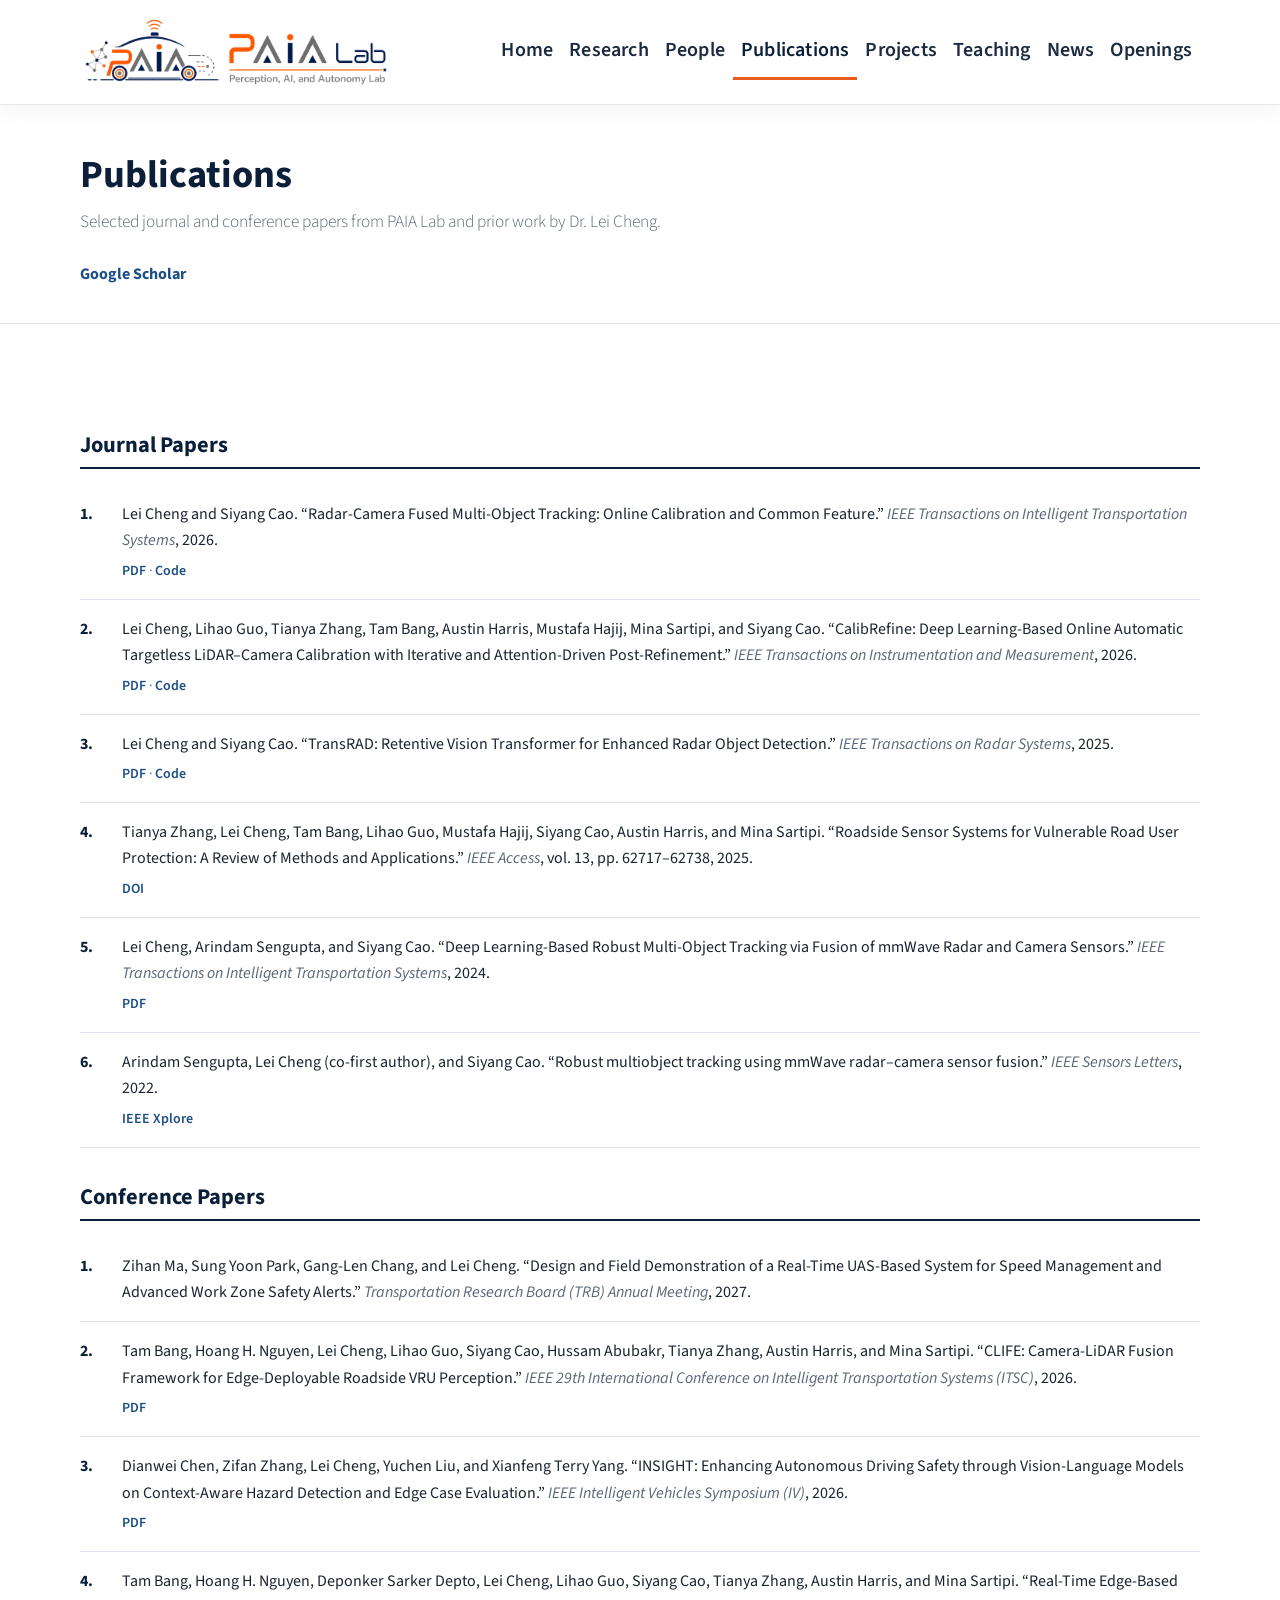
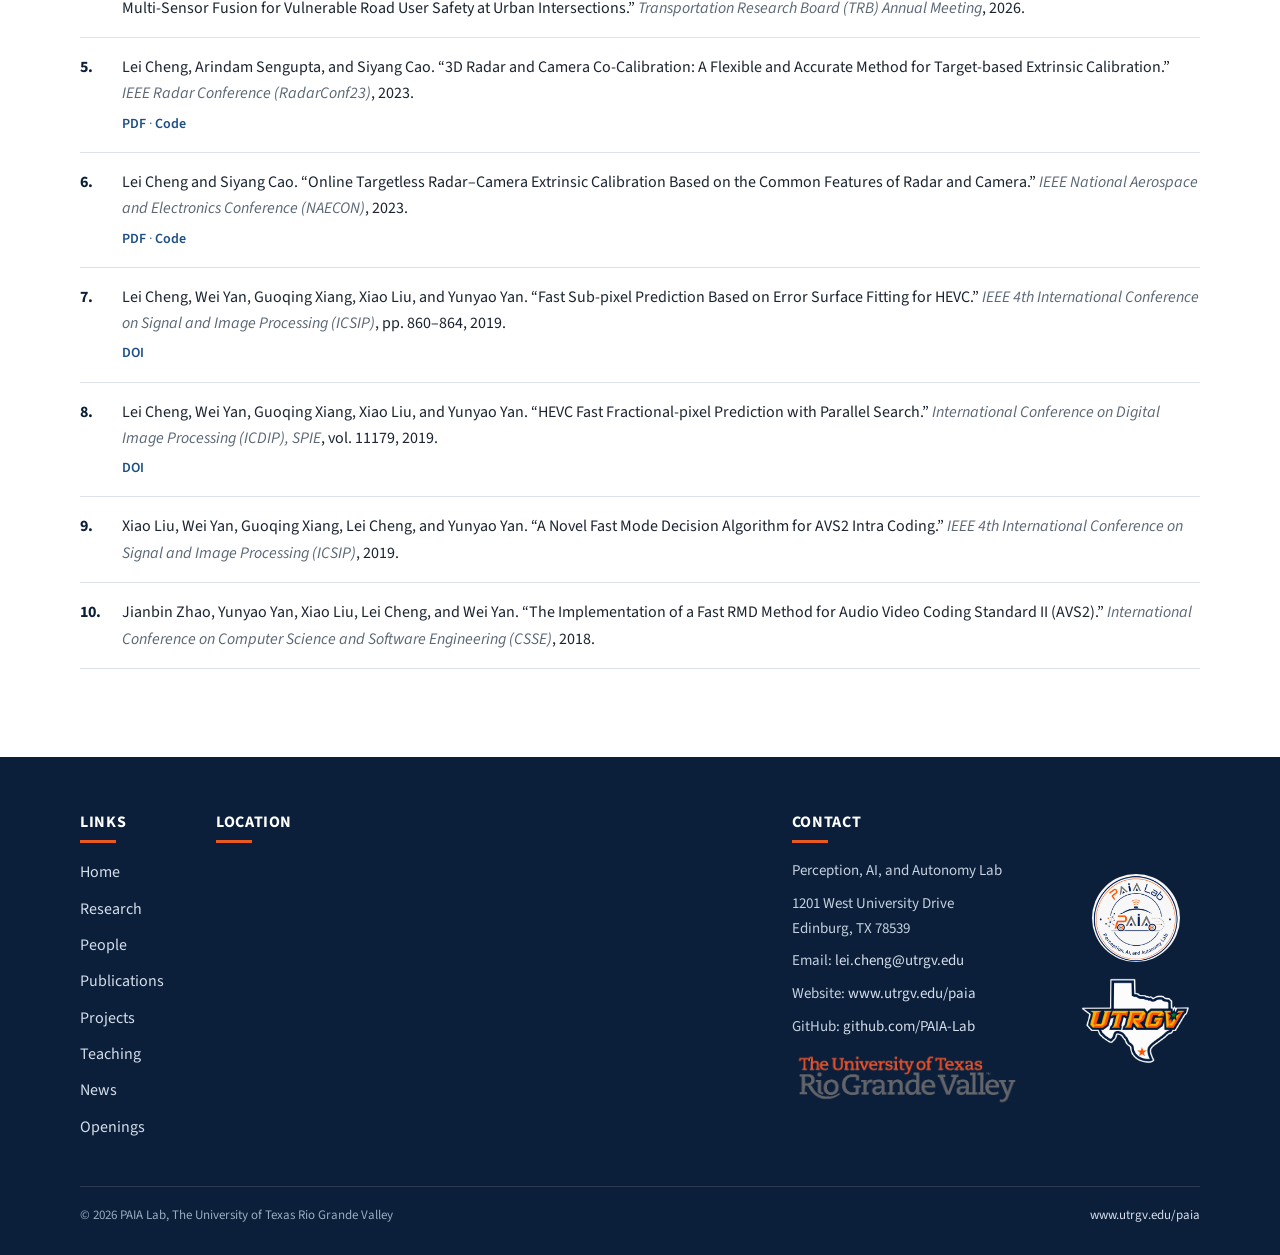
<file: publications.html>
<!DOCTYPE html>
<html lang="en">
<head>
    <meta charset="utf-8">
    <meta name="viewport" content="width=device-width, initial-scale=1">
    <title>Publications | PAIA Lab</title>
    <link rel="icon" type="image/png" sizes="16x16" href="images/brand/favicon-16.png">
    <link rel="icon" type="image/png" sizes="32x32" href="images/brand/favicon-32.png">
    <link rel="icon" type="image/png" sizes="48x48" href="images/brand/favicon-48.png">
    <link rel="apple-touch-icon" sizes="180x180" href="images/brand/apple-touch-icon.png">
    <link rel="stylesheet" href="https://stackpath.bootstrapcdn.com/bootstrap/4.4.1/css/bootstrap.min.css" integrity="sha384-Vkoo8x4CGsO3+Hhxv8T/Q5PaXtkKtu6ug5TOeNV6gBiFeWPGFN9MuhOf23Q9Ifjh" crossorigin="anonymous">
    <link rel="preconnect" href="https://fonts.googleapis.com">
    <link rel="preconnect" href="https://fonts.gstatic.com" crossorigin>
    <link href="https://fonts.googleapis.com/css2?family=Source+Sans+3:wght@400;500;600;700&family=Source+Serif+4:wght@500;600;700&display=swap" rel="stylesheet">
    <link rel="stylesheet" href="style/stylesheet.css">
    <link rel="stylesheet" href="style/navbar.css">
</head>
<body>
    <nav id="mi-navbar"></nav>
    <main class="page">
        <header class="page-hero">
            <h1>Publications</h1>
            <p class="lead">Selected journal and conference papers from PAIA Lab and prior work by Dr. Lei Cheng.</p>
            <a class="scholar-link" href="https://scholar.google.com/citations?user=Ptw8G-MAAAAJ" target="_blank" rel="noopener">Google Scholar</a>
        </header>

        <section class="section section-alt">
            <div class="wrap">
                <h2 class="pub-year">Journal Papers</h2>
                <ol class="pub-list">
                    <li>Lei Cheng and Siyang Cao. “Radar-Camera Fused Multi-Object Tracking: Online Calibration and Common Feature.” <em>IEEE Transactions on Intelligent Transportation Systems</em>, 2026.
                        <span class="pub-links"><a href="https://arxiv.org/abs/2510.20794" target="_blank" rel="noopener">PDF</a> · <a href="https://github.com/radar-lab/Radar_Camera_MOT" target="_blank" rel="noopener">Code</a></span>
                    </li>
                    <li>Lei Cheng, Lihao Guo, Tianya Zhang, Tam Bang, Austin Harris, Mustafa Hajij, Mina Sartipi, and Siyang Cao. “CalibRefine: Deep Learning-Based Online Automatic Targetless LiDAR–Camera Calibration with Iterative and Attention-Driven Post-Refinement.” <em>IEEE Transactions on Instrumentation and Measurement</em>, 2026.
                        <span class="pub-links"><a href="https://arxiv.org/abs/2502.17648" target="_blank" rel="noopener">PDF</a> · <a href="https://github.com/radar-lab/Lidar_Camera_Automatic_Calibration" target="_blank" rel="noopener">Code</a></span>
                    </li>
                    <li>Lei Cheng and Siyang Cao. “TransRAD: Retentive Vision Transformer for Enhanced Radar Object Detection.” <em>IEEE Transactions on Radar Systems</em>, 2025.
                        <span class="pub-links"><a href="https://arxiv.org/abs/2501.17977" target="_blank" rel="noopener">PDF</a> · <a href="https://github.com/radar-lab/TransRAD" target="_blank" rel="noopener">Code</a></span>
                    </li>
                    <li>Tianya Zhang, Lei Cheng, Tam Bang, Lihao Guo, Mustafa Hajij, Siyang Cao, Austin Harris, and Mina Sartipi. “Roadside Sensor Systems for Vulnerable Road User Protection: A Review of Methods and Applications.” <em>IEEE Access</em>, vol. 13, pp. 62717–62738, 2025.
                        <span class="pub-links"><a href="https://doi.org/10.1109/ACCESS.2025.3558174" target="_blank" rel="noopener">DOI</a></span>
                    </li>
                    <li>Lei Cheng, Arindam Sengupta, and Siyang Cao. “Deep Learning-Based Robust Multi-Object Tracking via Fusion of mmWave Radar and Camera Sensors.” <em>IEEE Transactions on Intelligent Transportation Systems</em>, 2024.
                        <span class="pub-links"><a href="https://arxiv.org/abs/2407.08049" target="_blank" rel="noopener">PDF</a></span>
                    </li>
                    <li>Arindam Sengupta, Lei Cheng (co-first author), and Siyang Cao. “Robust multiobject tracking using mmWave radar–camera sensor fusion.” <em>IEEE Sensors Letters</em>, 2022.
                        <span class="pub-links"><a href="https://ieeexplore.ieee.org/document/9916096" target="_blank" rel="noopener">IEEE Xplore</a></span>
                    </li>
                </ol>

                <h2 class="pub-year">Conference Papers</h2>
                <ol class="pub-list">
                    <li>Zihan Ma, Sung Yoon Park, Gang-Len Chang, and Lei Cheng. “Design and Field Demonstration of a Real-Time UAS-Based System for Speed Management and Advanced Work Zone Safety Alerts.” <em>Transportation Research Board (TRB) Annual Meeting</em>, 2027.</li>
                    <li>Tam Bang, Hoang H. Nguyen, Lei Cheng, Lihao Guo, Siyang Cao, Hussam Abubakr, Tianya Zhang, Austin Harris, and Mina Sartipi. “CLIFE: Camera-LiDAR Fusion Framework for Edge-Deployable Roadside VRU Perception.” <em>IEEE 29th International Conference on Intelligent Transportation Systems (ITSC)</em>, 2026.
                        <span class="pub-links"><a href="https://arxiv.org/abs/2607.16154" target="_blank" rel="noopener">PDF</a></span>
                    </li>
                    <li>Dianwei Chen, Zifan Zhang, Lei Cheng, Yuchen Liu, and Xianfeng Terry Yang. “INSIGHT: Enhancing Autonomous Driving Safety through Vision-Language Models on Context-Aware Hazard Detection and Edge Case Evaluation.” <em>IEEE Intelligent Vehicles Symposium (IV)</em>, 2026.
                        <span class="pub-links"><a href="https://arxiv.org/abs/2502.00262" target="_blank" rel="noopener">PDF</a></span>
                    </li>
                    <li>Tam Bang, Hoang H. Nguyen, Deponker Sarker Depto, Lei Cheng, Lihao Guo, Siyang Cao, Tianya Zhang, Austin Harris, and Mina Sartipi. “Real-Time Edge-Based Multi-Sensor Fusion for Vulnerable Road User Safety at Urban Intersections.” <em>Transportation Research Board (TRB) Annual Meeting</em>, 2026.</li>
                    <li>Lei Cheng, Arindam Sengupta, and Siyang Cao. “3D Radar and Camera Co-Calibration: A Flexible and Accurate Method for Target-based Extrinsic Calibration.” <em>IEEE Radar Conference (RadarConf23)</em>, 2023.
                        <span class="pub-links"><a href="https://arxiv.org/abs/2307.15264" target="_blank" rel="noopener">PDF</a> · <a href="https://github.com/radar-lab/Online-Targetless-Radar-Camera-Extrinsic-Calibration" target="_blank" rel="noopener">Code</a></span>
                    </li>
                    <li>Lei Cheng and Siyang Cao. “Online Targetless Radar–Camera Extrinsic Calibration Based on the Common Features of Radar and Camera.” <em>IEEE National Aerospace and Electronics Conference (NAECON)</em>, 2023.
                        <span class="pub-links"><a href="https://arxiv.org/abs/2309.00787" target="_blank" rel="noopener">PDF</a> · <a href="https://github.com/radar-lab/Online-Targetless-Radar-Camera-Extrinsic-Calibration" target="_blank" rel="noopener">Code</a></span>
                    </li>
                    <li>Lei Cheng, Wei Yan, Guoqing Xiang, Xiao Liu, and Yunyao Yan. “Fast Sub-pixel Prediction Based on Error Surface Fitting for HEVC.” <em>IEEE 4th International Conference on Signal and Image Processing (ICSIP)</em>, pp. 860–864, 2019.
                        <span class="pub-links"><a href="https://doi.org/10.1109/SIPROCESS.2019.8868486" target="_blank" rel="noopener">DOI</a></span>
                    </li>
                    <li>Lei Cheng, Wei Yan, Guoqing Xiang, Xiao Liu, and Yunyao Yan. “HEVC Fast Fractional-pixel Prediction with Parallel Search.” <em>International Conference on Digital Image Processing (ICDIP), SPIE</em>, vol. 11179, 2019.
                        <span class="pub-links"><a href="https://doi.org/10.1117/12.2539643" target="_blank" rel="noopener">DOI</a></span>
                    </li>
                    <li>Xiao Liu, Wei Yan, Guoqing Xiang, Lei Cheng, and Yunyao Yan. “A Novel Fast Mode Decision Algorithm for AVS2 Intra Coding.” <em>IEEE 4th International Conference on Signal and Image Processing (ICSIP)</em>, 2019.</li>
                    <li>Jianbin Zhao, Yunyao Yan, Xiao Liu, Lei Cheng, and Wei Yan. “The Implementation of a Fast RMD Method for Audio Video Coding Standard II (AVS2).” <em>International Conference on Computer Science and Software Engineering (CSSE)</em>, 2018.</li>
                </ol>
            </div>
        </section>
    </main>

    <div id="site-footer"></div>
    <script type="text/javascript" src="static/navbar.js"></script>
    <script>showNavbar("publications"); showFooter();</script>
    <script src="https://code.jquery.com/jquery-3.4.1.slim.min.js" integrity="sha384-J6qa4849blE2+poT4WnyKhv5vZF5SrPo0iEjwBvKU7imGFAV0wwj1yYfoRSJoZ+n" crossorigin="anonymous"></script>
    <script src="https://cdn.jsdelivr.net/npm/popper.js@1.16.0/dist/umd/popper.min.js" integrity="sha384-Q6E9RHvbIyZFJoft+2mJbHaEWldlvI9IOYy5n3zV9zzTtmI3UksdQRVvoxMfooAo" crossorigin="anonymous"></script>
    <script src="https://stackpath.bootstrapcdn.com/bootstrap/4.4.1/js/bootstrap.min.js" integrity="sha384-wfSDF2E50Y2D1uUdj0O3uMBJnjuUD4Ih7YwaYd1iqfktj0Uod8GCExl3Og8ifwB6" crossorigin="anonymous"></script>
</body>
</html>
</file>
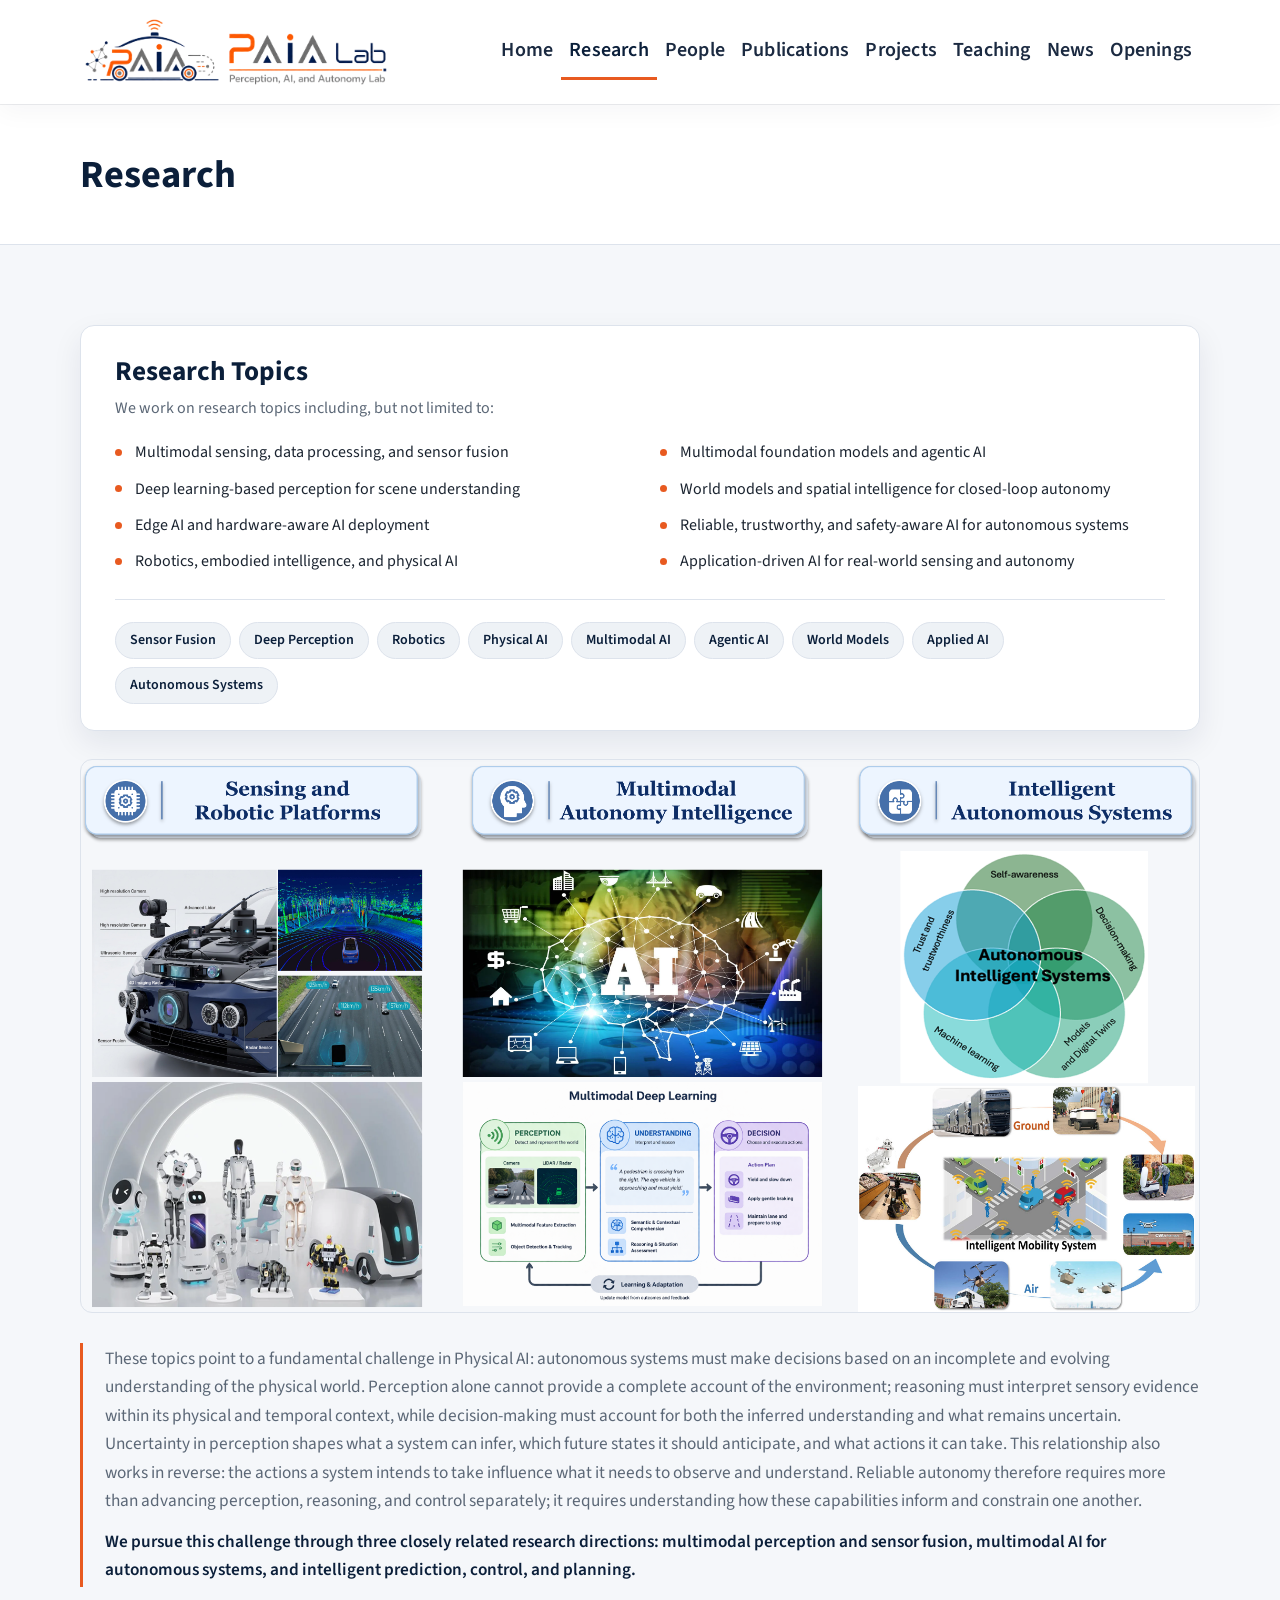
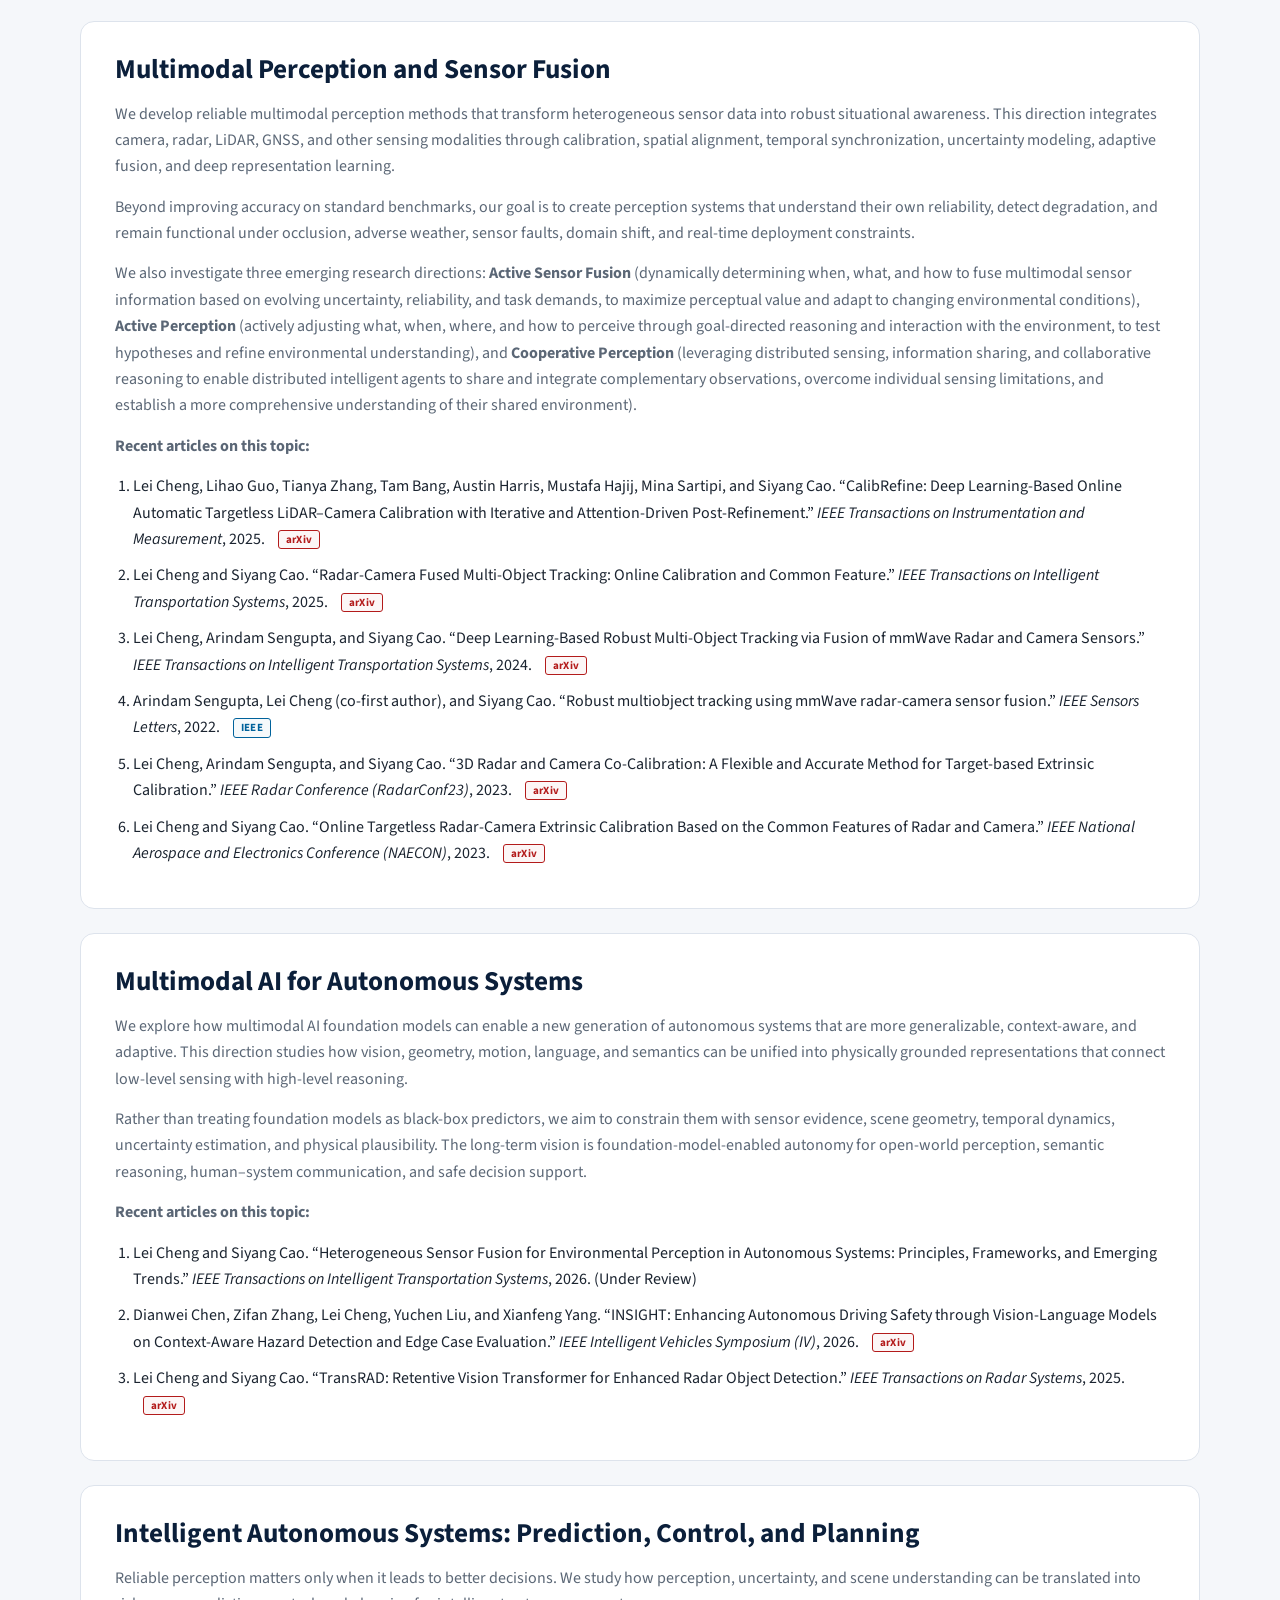
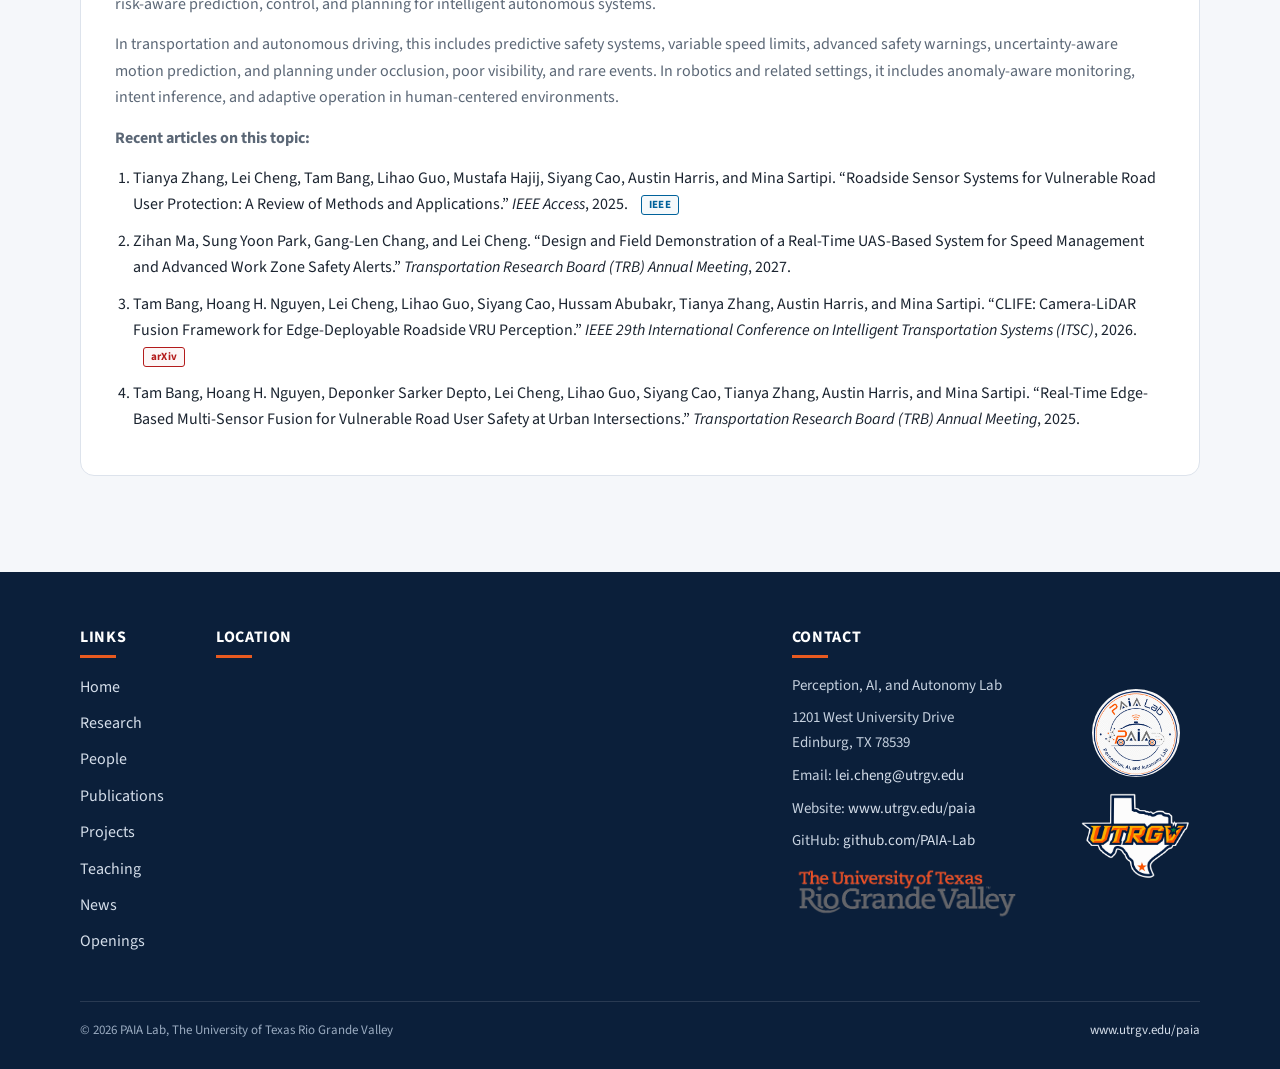
<file: research.html>
<!DOCTYPE html>
<html lang="en">
<head>
    <meta charset="utf-8">
    <meta name="viewport" content="width=device-width, initial-scale=1">
    <title>Research | PAIA Lab</title>
    <link rel="icon" type="image/png" sizes="16x16" href="images/brand/favicon-16.png">
    <link rel="icon" type="image/png" sizes="32x32" href="images/brand/favicon-32.png">
    <link rel="icon" type="image/png" sizes="48x48" href="images/brand/favicon-48.png">
    <link rel="apple-touch-icon" sizes="180x180" href="images/brand/apple-touch-icon.png">
    <link rel="stylesheet" href="https://stackpath.bootstrapcdn.com/bootstrap/4.4.1/css/bootstrap.min.css" integrity="sha384-Vkoo8x4CGsO3+Hhxv8T/Q5PaXtkKtu6ug5TOeNV6gBiFeWPGFN9MuhOf23Q9Ifjh" crossorigin="anonymous">
    <link rel="preconnect" href="https://fonts.googleapis.com">
    <link rel="preconnect" href="https://fonts.gstatic.com" crossorigin>
    <link href="https://fonts.googleapis.com/css2?family=Source+Sans+3:wght@400;500;600;700&family=Source+Serif+4:wght@500;600;700&display=swap" rel="stylesheet">
    <link rel="stylesheet" href="style/stylesheet.css">
    <link rel="stylesheet" href="style/navbar.css">
</head>
<body>
    <nav id="mi-navbar"></nav>
    <main class="page">
        <header class="page-hero">
            <h1>Research</h1>
        </header>

        <section class="section">
            <div class="wrap">
                <div class="topic-scope">
                    <h2 class="topic-scope-title">Research Topics</h2>
                    <p class="topic-scope-intro">We work on research topics including, but not limited to:</p>
                    <ul class="topic-list">
                        <li>Multimodal sensing, data processing, and sensor fusion</li>
                        <li>Deep learning-based perception for scene understanding</li>
                        <li>Edge AI and hardware-aware AI deployment</li>
                        <li>Robotics, embodied intelligence, and physical AI</li>
                        <li>Multimodal foundation models and agentic AI</li>
                        <li>World models and spatial intelligence for closed-loop autonomy</li>
                        <li>Reliable, trustworthy, and safety-aware AI for autonomous systems</li>
                        <li>Application-driven AI for real-world sensing and autonomy</li>
                    </ul>
                    <div class="topic-chips">
                        <span>Sensor Fusion</span>
                        <span>Deep Perception</span>
                        <span>Robotics</span>
                        <span>Physical AI</span>
                        <span>Multimodal AI</span>
                        <span>Agentic AI</span>
                        <span>World Models</span>
                        <span>Applied AI</span>
                        <span>Autonomous Systems</span>
                    </div>
                </div>

                <figure class="overview-figure">
                    <img src="images/research/overview.png" alt="Research overview of PAIA Lab">
                </figure>

                <div class="research-bridge">
                    <p>These topics point to a fundamental challenge in Physical AI: autonomous systems must make decisions based on an incomplete and evolving understanding of the physical world. Perception alone cannot provide a complete account of the environment; reasoning must interpret sensory evidence within its physical and temporal context, while decision-making must account for both the inferred understanding and what remains uncertain. Uncertainty in perception shapes what a system can infer, which future states it should anticipate, and what actions it can take. This relationship also works in reverse: the actions a system intends to take influence what it needs to observe and understand. Reliable autonomy therefore requires more than advancing perception, reasoning, and control separately; it requires understanding how these capabilities inform and constrain one another.</p>
                    <p>We pursue this challenge through three closely related research directions: multimodal perception and sensor fusion, multimodal AI for autonomous systems, and intelligent prediction, control, and planning.</p>
                </div>

                <article class="research-block" id="perception">
                    <h2>Multimodal Perception and Sensor Fusion</h2>
                    <p>We develop reliable multimodal perception methods that transform heterogeneous sensor data into robust situational awareness. This direction integrates camera, radar, LiDAR, GNSS, and other sensing modalities through calibration, spatial alignment, temporal synchronization, uncertainty modeling, adaptive fusion, and deep representation learning.</p>
                    <p>Beyond improving accuracy on standard benchmarks, our goal is to create perception systems that understand their own reliability, detect degradation, and remain functional under occlusion, adverse weather, sensor faults, domain shift, and real-time deployment constraints.</p>
                    <p>We also investigate three emerging research directions: <strong>Active Sensor Fusion</strong> (dynamically determining when, what, and how to fuse multimodal sensor information based on evolving uncertainty, reliability, and task demands, to maximize perceptual value and adapt to changing environmental conditions), <strong>Active Perception</strong> (actively adjusting what, when, where, and how to perceive through goal-directed reasoning and interaction with the environment, to test hypotheses and refine environmental understanding), and <strong>Cooperative Perception</strong> (leveraging distributed sensing, information sharing, and collaborative reasoning to enable distributed intelligent agents to share and integrate complementary observations, overcome individual sensing limitations, and establish a more comprehensive understanding of their shared environment).</p>
                    <p><strong>Recent articles on this topic:</strong></p>
                    <ol class="related-list">
                        <li>Lei Cheng, Lihao Guo, Tianya Zhang, Tam Bang, Austin Harris, Mustafa Hajij, Mina Sartipi, and Siyang Cao. “CalibRefine: Deep Learning-Based Online Automatic Targetless LiDAR–Camera Calibration with Iterative and Attention-Driven Post-Refinement.” <em>IEEE Transactions on Instrumentation and Measurement</em>, 2025.
                            <span class="paper-badges"><a class="paper-badge arxiv" href="https://arxiv.org/abs/2502.17648" target="_blank" rel="noopener" title="arXiv">arXiv</a></span>
                        </li>
                        <li>Lei Cheng and Siyang Cao. “Radar-Camera Fused Multi-Object Tracking: Online Calibration and Common Feature.” <em>IEEE Transactions on Intelligent Transportation Systems</em>, 2025.
                            <span class="paper-badges"><a class="paper-badge arxiv" href="https://arxiv.org/abs/2510.20794" target="_blank" rel="noopener" title="arXiv">arXiv</a></span>
                        </li>
                        <li>Lei Cheng, Arindam Sengupta, and Siyang Cao. “Deep Learning-Based Robust Multi-Object Tracking via Fusion of mmWave Radar and Camera Sensors.” <em>IEEE Transactions on Intelligent Transportation Systems</em>, 2024.
                            <span class="paper-badges"><a class="paper-badge arxiv" href="https://arxiv.org/abs/2407.08049" target="_blank" rel="noopener" title="arXiv">arXiv</a></span>
                        </li>
                        <li>Arindam Sengupta, Lei Cheng (co-first author), and Siyang Cao. “Robust multiobject tracking using mmWave radar-camera sensor fusion.” <em>IEEE Sensors Letters</em>, 2022.
                            <span class="paper-badges"><a class="paper-badge ieee" href="https://ieeexplore.ieee.org/document/9916096" target="_blank" rel="noopener" title="IEEE Xplore">IEEE</a></span>
                        </li>
                        <li>Lei Cheng, Arindam Sengupta, and Siyang Cao. “3D Radar and Camera Co-Calibration: A Flexible and Accurate Method for Target-based Extrinsic Calibration.” <em>IEEE Radar Conference (RadarConf23)</em>, 2023.
                            <span class="paper-badges"><a class="paper-badge arxiv" href="https://arxiv.org/abs/2307.15264" target="_blank" rel="noopener" title="arXiv">arXiv</a></span>
                        </li>
                        <li>Lei Cheng and Siyang Cao. “Online Targetless Radar-Camera Extrinsic Calibration Based on the Common Features of Radar and Camera.” <em>IEEE National Aerospace and Electronics Conference (NAECON)</em>, 2023.
                            <span class="paper-badges"><a class="paper-badge arxiv" href="https://arxiv.org/abs/2309.00787" target="_blank" rel="noopener" title="arXiv">arXiv</a></span>
                        </li>
                    </ol>
                </article>

                <article class="research-block" id="multimodal">
                    <h2>Multimodal AI for Autonomous Systems</h2>
                    <p>We explore how multimodal AI foundation models can enable a new generation of autonomous systems that are more generalizable, context-aware, and adaptive. This direction studies how vision, geometry, motion, language, and semantics can be unified into physically grounded representations that connect low-level sensing with high-level reasoning.</p>
                    <p>Rather than treating foundation models as black-box predictors, we aim to constrain them with sensor evidence, scene geometry, temporal dynamics, uncertainty estimation, and physical plausibility. The long-term vision is foundation-model-enabled autonomy for open-world perception, semantic reasoning, human–system communication, and safe decision support.</p>
                    <p><strong>Recent articles on this topic:</strong></p>
                    <ol class="related-list">
                        <li>Lei Cheng and Siyang Cao. “Heterogeneous Sensor Fusion for Environmental Perception in Autonomous Systems: Principles, Frameworks, and Emerging Trends.” <em>IEEE Transactions on Intelligent Transportation Systems</em>, 2026. (Under Review)</li>
                        <li>Dianwei Chen, Zifan Zhang, Lei Cheng, Yuchen Liu, and Xianfeng Yang. “INSIGHT: Enhancing Autonomous Driving Safety through Vision-Language Models on Context-Aware Hazard Detection and Edge Case Evaluation.” <em>IEEE Intelligent Vehicles Symposium (IV)</em>, 2026.
                            <span class="paper-badges"><a class="paper-badge arxiv" href="https://arxiv.org/abs/2502.00262" target="_blank" rel="noopener" title="arXiv">arXiv</a></span>
                        </li>
                        <li>Lei Cheng and Siyang Cao. “TransRAD: Retentive Vision Transformer for Enhanced Radar Object Detection.” <em>IEEE Transactions on Radar Systems</em>, 2025.
                            <span class="paper-badges"><a class="paper-badge arxiv" href="https://arxiv.org/abs/2501.17977" target="_blank" rel="noopener" title="arXiv">arXiv</a></span>
                        </li>
                    </ol>
                </article>

                <article class="research-block" id="autonomy">
                    <h2>Intelligent Autonomous Systems: Prediction, Control, and Planning</h2>
                    <p>Reliable perception matters only when it leads to better decisions. We study how perception, uncertainty, and scene understanding can be translated into risk-aware prediction, control, and planning for intelligent autonomous systems.</p>
                    <p>In transportation and autonomous driving, this includes predictive safety systems, variable speed limits, advanced safety warnings, uncertainty-aware motion prediction, and planning under occlusion, poor visibility, and rare events. In robotics and related settings, it includes anomaly-aware monitoring, intent inference, and adaptive operation in human-centered environments.</p>
                    <p><strong>Recent articles on this topic:</strong></p>
                    <ol class="related-list">
                        <li>Tianya Zhang, Lei Cheng, Tam Bang, Lihao Guo, Mustafa Hajij, Siyang Cao, Austin Harris, and Mina Sartipi. “Roadside Sensor Systems for Vulnerable Road User Protection: A Review of Methods and Applications.” <em>IEEE Access</em>, 2025.
                            <span class="paper-badges"><a class="paper-badge ieee" href="https://doi.org/10.1109/ACCESS.2025.3558174" target="_blank" rel="noopener" title="IEEE Xplore">IEEE</a></span>
                        </li>
                        <li>Zihan Ma, Sung Yoon Park, Gang-Len Chang, and Lei Cheng. “Design and Field Demonstration of a Real-Time UAS-Based System for Speed Management and Advanced Work Zone Safety Alerts.” <em>Transportation Research Board (TRB) Annual Meeting</em>, 2027.</li>
                        <li>Tam Bang, Hoang H. Nguyen, Lei Cheng, Lihao Guo, Siyang Cao, Hussam Abubakr, Tianya Zhang, Austin Harris, and Mina Sartipi. “CLIFE: Camera-LiDAR Fusion Framework for Edge-Deployable Roadside VRU Perception.” <em>IEEE 29th International Conference on Intelligent Transportation Systems (ITSC)</em>, 2026.
                            <span class="paper-badges"><a class="paper-badge arxiv" href="https://arxiv.org/abs/2607.16154" target="_blank" rel="noopener" title="arXiv">arXiv</a></span>
                        </li>
                        <li>Tam Bang, Hoang H. Nguyen, Deponker Sarker Depto, Lei Cheng, Lihao Guo, Siyang Cao, Tianya Zhang, Austin Harris, and Mina Sartipi. “Real-Time Edge-Based Multi-Sensor Fusion for Vulnerable Road User Safety at Urban Intersections.” <em>Transportation Research Board (TRB) Annual Meeting</em>, 2025.</li>
                    </ol>
                </article>
            </div>
        </section>
    </main>

    <div id="site-footer"></div>
    <script type="text/javascript" src="static/navbar.js"></script>
    <script>showNavbar("research"); showFooter();</script>
    <script src="https://code.jquery.com/jquery-3.4.1.slim.min.js" integrity="sha384-J6qa4849blE2+poT4WnyKhv5vZF5SrPo0iEjwBvKU7imGFAV0wwj1yYfoRSJoZ+n" crossorigin="anonymous"></script>
    <script src="https://cdn.jsdelivr.net/npm/popper.js@1.16.0/dist/umd/popper.min.js" integrity="sha384-Q6E9RHvbIyZFJoft+2mJbHaEWldlvI9IOYy5n3zV9zzTtmI3UksdQRVvoxMfooAo" crossorigin="anonymous"></script>
    <script src="https://stackpath.bootstrapcdn.com/bootstrap/4.4.1/js/bootstrap.min.js" integrity="sha384-wfSDF2E50Y2D1uUdj0O3uMBJnjuUD4Ih7YwaYd1iqfktj0Uod8GCExl3Og8ifwB6" crossorigin="anonymous"></script>
</body>
</html>
</file>
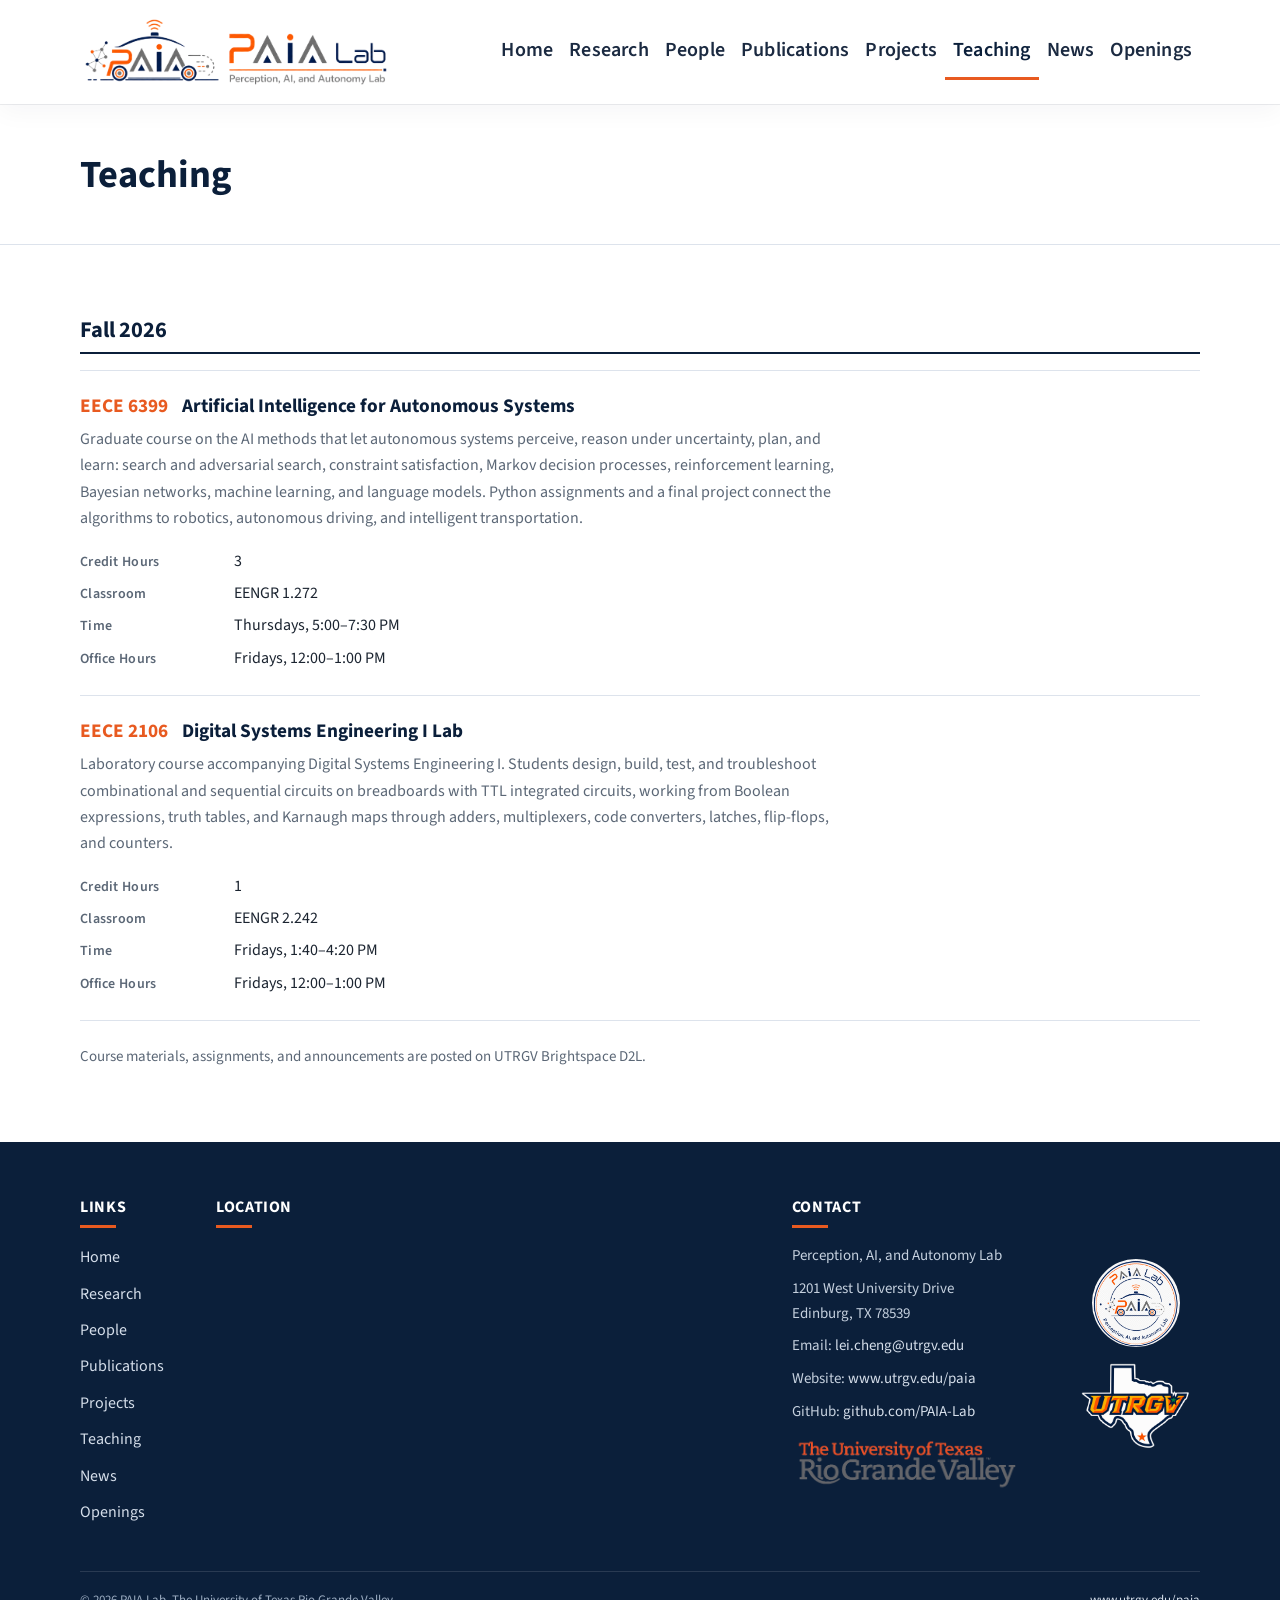
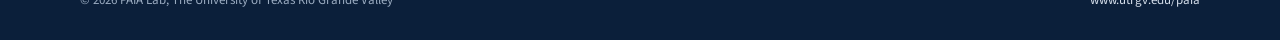
<file: teaching.html>
<!DOCTYPE html>
<html lang="en">
<head>
    <meta charset="utf-8">
    <meta name="viewport" content="width=device-width, initial-scale=1">
    <title>Teaching | PAIA Lab</title>
    <link rel="icon" type="image/png" sizes="16x16" href="images/brand/favicon-16.png">
    <link rel="icon" type="image/png" sizes="32x32" href="images/brand/favicon-32.png">
    <link rel="icon" type="image/png" sizes="48x48" href="images/brand/favicon-48.png">
    <link rel="apple-touch-icon" sizes="180x180" href="images/brand/apple-touch-icon.png">
    <link rel="stylesheet" href="https://stackpath.bootstrapcdn.com/bootstrap/4.4.1/css/bootstrap.min.css" integrity="sha384-Vkoo8x4CGsO3+Hhxv8T/Q5PaXtkKtu6ug5TOeNV6gBiFeWPGFN9MuhOf23Q9Ifjh" crossorigin="anonymous">
    <link rel="preconnect" href="https://fonts.googleapis.com">
    <link rel="preconnect" href="https://fonts.gstatic.com" crossorigin>
    <link href="https://fonts.googleapis.com/css2?family=Source+Sans+3:wght@400;500;600;700&family=Source+Serif+4:wght@500;600;700&display=swap" rel="stylesheet">
    <link rel="stylesheet" href="style/stylesheet.css">
    <link rel="stylesheet" href="style/navbar.css">
</head>
<body>
    <nav id="mi-navbar"></nav>
    <main class="page">
        <header class="page-hero">
            <h1>Teaching</h1>
        </header>

        <section class="section section-alt">
            <div class="wrap">
                <h2 class="term-heading">Fall 2026</h2>
                <div class="course-list">
                    <article class="course">
                        <h3 class="course-title"><span class="course-code">EECE 6399</span> Artificial Intelligence for Autonomous Systems</h3>
                        <p class="course-summary">Graduate course on the AI methods that let autonomous systems perceive, reason under uncertainty, plan, and learn: search and adversarial search, constraint satisfaction, Markov decision processes, reinforcement learning, Bayesian networks, machine learning, and language models. Python assignments and a final project connect the algorithms to robotics, autonomous driving, and intelligent transportation.</p>
                        <dl class="course-meta">
                            <dt>Credit Hours</dt>
                            <dd>3</dd>
                            <dt>Classroom</dt>
                            <dd>EENGR 1.272</dd>
                            <dt>Time</dt>
                            <dd>Thursdays, 5:00–7:30 PM</dd>
                            <dt>Office Hours</dt>
                            <dd>Fridays, 12:00–1:00 PM</dd>
                        </dl>
                    </article>

                    <article class="course">
                        <h3 class="course-title"><span class="course-code">EECE 2106</span> Digital Systems Engineering I Lab</h3>
                        <p class="course-summary">Laboratory course accompanying Digital Systems Engineering I. Students design, build, test, and troubleshoot combinational and sequential circuits on breadboards with TTL integrated circuits, working from Boolean expressions, truth tables, and Karnaugh maps through adders, multiplexers, code converters, latches, flip-flops, and counters.</p>
                        <dl class="course-meta">
                            <dt>Credit Hours</dt>
                            <dd>1</dd>
                            <dt>Classroom</dt>
                            <dd>EENGR 2.242</dd>
                            <dt>Time</dt>
                            <dd>Fridays, 1:40–4:20 PM</dd>
                            <dt>Office Hours</dt>
                            <dd>Fridays, 12:00–1:00 PM</dd>
                        </dl>
                    </article>
                </div>

                <p class="course-note">Course materials, assignments, and announcements are posted on UTRGV Brightspace D2L.</p>
            </div>
        </section>
    </main>

    <div id="site-footer"></div>
    <script type="text/javascript" src="static/navbar.js"></script>
    <script>showNavbar("teaching"); showFooter();</script>
    <script src="https://code.jquery.com/jquery-3.4.1.slim.min.js" integrity="sha384-J6qa4849blE2+poT4WnyKhv5vZF5SrPo0iEjwBvKU7imGFAV0wwj1yYfoRSJoZ+n" crossorigin="anonymous"></script>
    <script src="https://cdn.jsdelivr.net/npm/popper.js@1.16.0/dist/umd/popper.min.js" integrity="sha384-Q6E9RHvbIyZFJoft+2mJbHaEWldlvI9IOYy5n3zV9zzTtmI3UksdQRVvoxMfooAo" crossorigin="anonymous"></script>
    <script src="https://stackpath.bootstrapcdn.com/bootstrap/4.4.1/js/bootstrap.min.js" integrity="sha384-wfSDF2E50Y2D1uUdj0O3uMBJnjuUD4Ih7YwaYd1iqfktj0Uod8GCExl3Og8ifwB6" crossorigin="anonymous"></script>
</body>
</html>
</file>
<file: style/stylesheet.css>
/* PAIA Lab site styles */

:root {
    --navy: #0b1f3a;
    --navy-soft: #163054;
    --ink: #1b2430;
    --muted: #5b6776;
    --line: #dde3ec;
    --paper: #ffffff;
    --fog: #f5f7fa;
    --mist: #eef2f6;
    --orange: #e85a20;
    --orange-dark: #c94a16;
    --shadow: 0 12px 30px rgba(11, 31, 58, 0.08);
    /* One content measure for the whole site. Full-bleed bands (navbar, page
       hero, footer) use --gutter so their content shares the .wrap left edge. */
    --measure: 1120px;
    --gutter: max(5%, calc((100% - var(--measure)) / 2));
}

* {
    margin: 0;
    padding: 0;
    box-sizing: border-box;
}

body {
    background: var(--fog);
    color: var(--ink);
    font-family: "Source Sans 3", "Segoe UI", sans-serif;
    line-height: 1.65;
}

h1, h2, h3, .display-4, .section-title {
    font-family: "Source Sans 3", "Segoe UI", sans-serif;
    font-weight: 700;
    color: var(--navy);
}

a {
    color: #1d4f86;
}

a:hover {
    color: var(--orange);
}

.page {
    padding-top: 104px;
}

.page-hero,
.pg-title {
    background: var(--paper);
    border-bottom: 1px solid var(--line);
    padding: 48px var(--gutter) 36px;
}

.page-hero h1,
.pg-title h1,
.pg-title h2,
.section-title {
    font-size: clamp(2rem, 3vw, 2.7rem);
    font-weight: 700;
    margin-bottom: 10px;
}

.page-kicker {
    display: none;
}

.lead {
    color: var(--muted);
    font-size: 1.08rem;
    max-width: 760px;
}

.wrap {
    width: min(var(--measure), 90%);
    margin: 0 auto;
}

.section {
    padding: 72px 0;
}

.section-alt {
    background: var(--paper);
}

.section-head {
    display: flex;
    justify-content: space-between;
    align-items: end;
    gap: 16px;
    margin-bottom: 32px;
}

.more-link {
    font-weight: 600;
    color: #1d4f86;
    white-space: nowrap;
}

.more-link:hover {
    color: var(--navy);
}

/* Home hero */
.hero {
    position: relative;
    /* Fixed cap rather than vh, so the banner does not grow on large monitors */
    min-height: clamp(360px, 42vw, 500px);
    display: flex;
    align-items: center;
    justify-content: flex-start;
    padding: 0 var(--gutter);
    background: #0b1f3a center/cover no-repeat;
    margin-top: 104px;
}

.hero::before {
    content: "";
    position: absolute;
    inset: 0;
    background: linear-gradient(180deg, rgba(11, 31, 58, 0.22) 0%, rgba(11, 31, 58, 0.46) 100%);
}

.hero-card {
    position: relative;
    z-index: 1;
    display: flex;
    align-items: center;
    gap: 22px;
    width: min(560px, 100%);
    background: rgba(255, 255, 255, 0.94);
    border: 1px solid rgba(11, 31, 58, 0.12);
    border-radius: 4px;
    padding: 22px 26px;
}

/* The mark only. The navbar carries the full horizontal lockup. */
.hero-card img {
    width: 150px;
    height: auto;
    flex-shrink: 0;
}

.hero-lab {
    margin: 0 0 8px;
    font-size: 1.3rem;
    font-weight: 700;
    line-height: 1.2;
    color: var(--navy);
}

.hero-affil {
    margin: 0;
    font-size: 15px;
    font-weight: 500;
    line-height: 1.45;
    color: var(--navy-soft);
}

/* Welcome */
.welcome-grid {
    display: grid;
    grid-template-columns: 1.4fr 0.9fr;
    gap: 48px;
    align-items: center;
}

.welcome-copy p {
    color: var(--muted);
    margin-bottom: 16px;
}

.lab-fullname,
.acronym-p,
.acronym-a,
.acronym-i,
.acronym-lab {
    font-weight: 700;
}

.lab-fullname {
    font-size: 1.25em;
}

.research-topic {
    font-size: 1.1em;
    font-weight: 700;
    color: var(--navy);
}

/* Underline every other topic so adjacent ones stay visually separate */
.research-topic:nth-of-type(even) {
    text-decoration: underline;
    text-decoration-thickness: 1px;
    text-underline-offset: 3px;
}

.acronym-p,
.acronym-i {
    color: var(--orange);
}

.acronym-a {
    color: #6d6e71;
}

.acronym-lab {
    color: var(--navy);
}

.welcome-photo {
    border-radius: 16px;
    overflow: hidden;
    box-shadow: var(--shadow);
}

.welcome-photo img {
    width: 100%;
    height: 100%;
    object-fit: cover;
    min-height: 280px;
    filter: brightness(1.14) contrast(1.04);
}

/* News */
.news-list {
    display: grid;
    gap: 0;
}

.news-item {
    display: grid;
    grid-template-columns: 150px 1fr;
    column-gap: 28px;
    padding: 20px 0;
    border-bottom: 1px solid var(--line);
}

.news-item:first-child {
    border-top: 1px solid var(--line);
}

.news-item time,
.news-date {
    grid-column: 1;
    grid-row: 1 / span 2;
    padding-top: 3px;
    color: var(--muted);
    font-size: 14px;
    font-weight: 600;
    letter-spacing: 0.02em;
}

.news-item h3 {
    grid-column: 2;
    grid-row: 1;
    font-size: 1.15rem;
    margin-bottom: 4px;
}

.news-item p {
    grid-column: 2;
    grid-row: 2;
    margin: 0;
    color: var(--muted);
}

.news-page .news-item {
    padding: 24px 0;
}

/* Research topics */
.topic-grid {
    display: grid;
    grid-template-columns: repeat(3, 1fr);
    gap: 44px;
}

.topic-card {
    padding: 0;
}

.topic-card::before {
    content: "";
    display: block;
    width: 48px;
    height: 3px;
    background: var(--orange);
    margin-bottom: 16px;
}

.topic-num {
    display: none;
}

.topic-card h3 {
    font-size: 1.35rem;
    margin: 0 0 12px;
}

.topic-card h3 a {
    color: var(--navy);
}

.topic-card h3 a:hover {
    color: #1d4f86;
}

.topic-card p {
    color: var(--muted);
    margin-bottom: 0;
}

/* Acknowledgements */
.ack-note {
    color: var(--muted);
    font-size: 1.05rem;
    max-width: 780px;
    margin: -12px 0 34px;
}

.ack-grid {
    display: grid;
    grid-template-columns: repeat(3, 1fr);
    gap: 28px 32px;
    align-items: center;
}

.ack-logo {
    display: flex;
    align-items: center;
    justify-content: center;
    padding: 10px;
    min-height: 116px;
    min-width: 0;
}

.ack-logo img {
    max-height: 86px;
    max-width: 210px;
    width: auto;
    height: auto;
    object-fit: contain;
    border-radius: 4px;
}

.ack-logo.is-tall img {
    max-height: 100px;
}

.ack-logo.is-wide img {
    max-width: 196px;
}

.ack-logo.is-slim img {
    max-width: 240px;
}

.research-block {
    background: var(--paper);
    border: 1px solid var(--line);
    border-radius: 14px;
    padding: 32px 34px;
    margin-bottom: 24px;
}

.research-block h2 {
    font-size: 1.7rem;
    margin-bottom: 14px;
}

.research-block p {
    color: var(--muted);
    margin-bottom: 14px;
}

.related-list {
    margin: 12px 0 0 18px;
    color: var(--ink);
}

.related-list li {
    margin-bottom: 10px;
    padding-right: 4px;
}

.paper-badges {
    display: inline;
    margin-left: 6px;
    white-space: nowrap;
}

.paper-badge {
    display: inline-block;
    font-size: 11px;
    font-weight: 700;
    letter-spacing: 0.02em;
    line-height: 1.2;
    padding: 2px 7px;
    border-radius: 3px;
    text-decoration: none;
    vertical-align: 1px;
    margin-left: 4px;
}

.paper-badge.arxiv {
    color: #b31b1b;
    border: 1px solid #b31b1b;
    background: rgba(179, 27, 27, 0.04);
}

.paper-badge.arxiv:hover {
    color: #fff;
    background: #b31b1b;
}

.paper-badge.ieee {
    color: #00629b;
    border: 1px solid #00629b;
    background: rgba(0, 98, 155, 0.04);
}

.paper-badge.ieee:hover {
    color: #fff;
    background: #00629b;
}

.topic-scope {
    background: var(--paper);
    border: 1px solid var(--line);
    border-radius: 14px;
    padding: 30px 34px 26px;
    margin: 8px 0 28px;
    box-shadow: var(--shadow);
}

.topic-scope-title {
    font-size: 1.7rem;
    margin-bottom: 6px;
}

.topic-scope-intro {
    color: var(--muted);
    margin-bottom: 18px;
}

.topic-list {
    display: grid;
    grid-template-columns: 1fr 1fr;
    grid-template-rows: repeat(4, auto);
    grid-auto-flow: column;
    gap: 10px 40px;
    margin: 0;
    padding: 0;
    list-style: none;
    color: var(--ink);
}

.topic-list li {
    position: relative;
    padding-left: 20px;
    break-inside: avoid;
}

.topic-list li::before {
    content: "";
    position: absolute;
    left: 0;
    top: 0.62em;
    width: 7px;
    height: 7px;
    border-radius: 50%;
    background: var(--orange);
}

.topic-chips {
    display: flex;
    flex-wrap: wrap;
    gap: 8px;
    margin-top: 24px;
    padding-top: 22px;
    border-top: 1px solid var(--line);
}

.topic-chips span {
    display: inline-block;
    border: 1px solid var(--line);
    border-radius: 999px;
    padding: 6px 14px;
    font-size: 14px;
    font-weight: 600;
    color: var(--navy);
    background: var(--mist);
}

.research-bridge {
    border-left: 3px solid var(--orange);
    padding: 2px 0 2px 22px;
    margin: 30px 0 34px;
}

.research-bridge p {
    color: var(--muted);
    font-size: 1.08rem;
    margin-bottom: 12px;
}

.research-bridge p:last-child {
    margin-bottom: 0;
    color: var(--navy);
    font-weight: 600;
}

.overview-figure {
    margin: 28px 0 8px;
    text-align: center;
}

.overview-figure img {
    max-width: 100%;
    border-radius: 12px;
    border: 1px solid var(--line);
}

/* People */
.people-section {
    margin-bottom: 52px;
}

.people-section:last-child {
    margin-bottom: 0;
}

.people-section > h2 {
    font-size: 1.4rem;
    padding-bottom: 10px;
    border-bottom: 1px solid var(--line);
    margin-bottom: 28px;
}

.pi-row {
    display: grid;
    grid-template-columns: 240px 1fr;
    gap: 32px;
    align-items: start;
}

.people-grid {
    display: grid;
    grid-template-columns: repeat(auto-fill, minmax(190px, 1fr));
    gap: 34px 28px;
}

.person {
    min-width: 0;
}

.person .photo-frame {
    margin-bottom: 14px;
}

.person-body {
    min-width: 0;
}

.person h3 {
    font-size: 1.05rem;
    margin-bottom: 2px;
}

.person .person-role {
    font-size: 14px;
    margin-bottom: 6px;
}

.person .person-meta {
    margin: 0 0 6px;
    font-size: 14px;
}

.person p {
    color: var(--muted);
    font-size: 14px;
    margin: 0;
}

.person p + p {
    margin-top: 4px;
}

/* Same weight and size as .person-role (e.g. "Ph.D. Student") */
.person p strong {
    font-weight: 600;
    font-size: 14px;
    color: var(--muted);
}

.photo-frame {
    width: 100%;
    aspect-ratio: 1;
    background: var(--mist);
    border: 1px solid var(--line);
    border-radius: 12px;
    overflow: hidden;
    display: flex;
    align-items: center;
    justify-content: center;
}

.photo-frame img {
    width: 100%;
    height: 100%;
    object-fit: cover;
}

/* Neutral silhouette placeholder (no headshot yet) */
.photo-frame--silhouette {
    background: #d9e2ec;
}

.photo-frame--silhouette svg {
    width: 58%;
    height: 58%;
    fill: #8a96a6;
}

/* Initials avatar for members without a headshot */
.photo-frame--initials {
    background: #d9e2ec;
    border-color: var(--line);
}

.photo-frame--initials span {
    font-family: "Source Sans 3", sans-serif;
    font-size: 2.1rem;
    font-weight: 600;
    letter-spacing: 0.04em;
    color: var(--navy);
    line-height: 1;
}

.pi-row .photo-frame {
    aspect-ratio: auto;
    background: transparent;
    border: 0;
}

.pi-row .photo-frame img {
    width: 100%;
    height: auto;
    object-fit: contain;
    display: block;
    border-radius: 12px;
}

.pi-row .person-copy h3 {
    font-size: 1.5rem;
    margin-bottom: 4px;
}

.photo-placeholder {
    color: #8a96a6;
    text-align: center;
    padding: 16px;
    font-size: 14px;
    font-weight: 600;
}

.person-copy h3 {
    margin-bottom: 4px;
}

.person-role {
    color: var(--muted);
    font-weight: 600;
    margin-bottom: 12px;
}

.person-copy p,
.person-meta {
    color: var(--muted);
}

.person-meta {
    margin: 10px 0 0;
    font-size: 15px;
}

/* Publications */
.pub-year,
.term-heading {
    margin: 36px 0 16px;
    padding-bottom: 8px;
    border-bottom: 2px solid var(--navy);
    font-size: 1.4rem;
}

.pub-list {
    list-style: none;
    counter-reset: pub;
}

.pub-list li {
    counter-increment: pub;
    padding: 16px 0 16px 42px;
    border-bottom: 1px solid var(--line);
    position: relative;
    color: var(--ink);
}

.pub-list li::before {
    content: counter(pub) ".";
    position: absolute;
    left: 0;
    top: 16px;
    color: var(--navy);
    font-weight: 700;
}

.pub-list em {
    color: var(--muted);
}

.pub-links {
    display: block;
    margin-top: 6px;
    font-size: 14px;
    color: var(--muted);
}

.pub-links a {
    font-weight: 600;
}

.scholar-link {
    display: inline-block;
    margin-top: 8px;
    font-weight: 700;
}

/* Teaching */
.term-heading:first-child {
    margin-top: 0;
}

.course {
    padding: 24px 0;
    border-bottom: 1px solid var(--line);
}

.course:first-child {
    border-top: 1px solid var(--line);
}

.course-title {
    font-size: 1.2rem;
    margin-bottom: 8px;
}

.course-code {
    margin-right: 10px;
    color: var(--orange);
    font-weight: 700;
}

.course-summary {
    max-width: 760px;
    margin: 0 0 16px;
    color: var(--muted);
}

.course-meta {
    display: grid;
    grid-template-columns: 130px 1fr;
    column-gap: 24px;
    row-gap: 6px;
    /* The label is set smaller than the value, so align on the text baseline */
    align-items: baseline;
    max-width: 680px;
    margin: 0;
}

.course-meta dt {
    color: var(--muted);
    font-size: 14px;
    font-weight: 600;
    letter-spacing: 0.02em;
}

.course-meta dd {
    margin: 0;
    color: var(--ink);
}

.course-note {
    margin: 24px 0 0;
    color: var(--muted);
    font-size: 15px;
}

/* Projects */
.project-list {
    display: grid;
    gap: 24px;
}

.project-card {
    display: flex;
    gap: 22px;
    align-items: flex-start;
    background: var(--paper);
    border: 1px solid var(--line);
    border-radius: 16px;
    padding: 22px;
    box-shadow: var(--shadow);
}

.project-thumb {
    flex: 0 0 360px;
}

.project-body {
    flex: 1;
    min-width: 0;
}

/* Media keeps its natural aspect ratio — never cropped */
.media-auto {
    width: 100%;
    overflow: hidden;
    border-radius: 8px;
    box-shadow: 0 2px 6px rgba(11, 31, 58, .12);
}

.media-auto img {
    width: 100%;
    height: auto;
    display: block;
}

.project-system {
    color: var(--muted);
    margin-bottom: 4px;
}

.project-title {
    margin: 0 0 4px;
    font-size: 1.25rem;
    line-height: 1.3;
}

.project-conf {
    margin: 2px 0 6px;
    color: var(--muted);
}

.project-authors {
    margin: 4px 0 6px;
    color: var(--muted);
}

.project-links {
    margin: 4px 0 8px;
}

.project-links a {
    font-weight: 700;
}

.project-abs summary {
    cursor: pointer;
    margin: 6px 0;
    color: var(--navy);
    font-weight: 600;
    list-style: none;
}

.project-abs summary::marker,
.project-abs summary::-webkit-details-marker {
    display: none;
    content: "";
}

.project-abs summary::after {
    content: " \2304";
    font-weight: 600;
    color: #9aa3b0;
}

.project-abs[open] summary::after {
    content: " \2303";
}

.project-abs p {
    margin: 6px 0 0;
    color: var(--muted);
}

/* Openings */
.opening-panel {
    background: var(--paper);
    border: 1px solid var(--line);
    border-radius: 16px;
    padding: 36px;
    box-shadow: var(--shadow);
}

.opening-panel .topic-list {
    margin: 12px 0 20px;
}

.btn-paia {
    display: inline-block;
    background: var(--orange);
    color: #fff;
    font-weight: 700;
    border: none;
    border-radius: 8px;
    padding: 10px 18px;
}

.btn-paia:hover {
    background: var(--orange-dark);
    color: #fff;
    text-decoration: none;
}

@media only screen and (max-width: 900px) {
    .page {
        padding-top: 92px;
    }

    .hero {
        min-height: 320px;
        margin-top: 92px;
    }

    .welcome-grid,
    .topic-grid,
    .pi-row {
        grid-template-columns: 1fr;
    }

    .pi-row .photo-frame {
        max-width: 220px;
    }

    /* Keep student portraits from stretching full-bleed on phones */
    .people-grid {
        grid-template-columns: repeat(2, minmax(0, 1fr));
        gap: 24px 18px;
    }

    .person {
        max-width: 190px;
    }

    .topic-grid {
        gap: 28px;
    }

    .topic-list {
        grid-template-columns: 1fr;
        grid-template-rows: none;
        grid-auto-flow: row;
    }

    .project-card {
        flex-direction: column;
    }

    .project-thumb {
        flex-basis: auto;
        width: 100%;
    }

    .news-item {
        grid-template-columns: 1fr;
    }

    .news-item time,
    .news-date,
    .news-item h3,
    .news-item p {
        grid-column: 1;
        grid-row: auto;
    }

    .news-item time,
    .news-date {
        padding-top: 0;
        margin-bottom: 4px;
    }

    .course-meta {
        grid-template-columns: 1fr;
        row-gap: 2px;
    }

    .course-meta dd {
        margin-bottom: 8px;
    }

    .ack-grid {
        grid-template-columns: repeat(2, 1fr);
        gap: 20px 16px;
    }

    .ack-logo {
        min-height: 104px;
        padding: 8px;
    }

    .ack-logo img,
    .ack-logo.is-tall img,
    .ack-logo.is-wide img,
    .ack-logo.is-slim img {
        max-height: 62px;
        max-width: 100%;
    }

    .section {
        padding: 52px 0;
    }
}

/* Side by side, the mark leaves too little room for the caption to set well */
@media only screen and (max-width: 620px) {
    .hero-card {
        flex-direction: column;
        align-items: flex-start;
        gap: 12px;
        padding: 18px 20px;
    }

    .hero-card img {
        width: 128px;
    }
}
</file>
<file: style/navbar.css>
/* PAIA Lab navigation and footer */

.navbar {
    background-color: #ffffff;
    z-index: 20;
    min-height: 104px;
    padding: 0.5rem var(--gutter);
    box-shadow: 0 1px 0 rgba(15, 31, 58, 0.08), 0 8px 24px rgba(15, 31, 58, 0.04);
}

.navbar-brand {
    margin-right: 1.5rem;
}

.navbar-brand img {
    height: 76px;
    width: auto;
    max-width: 340px;
    object-fit: contain;
}

.navbar-toggler {
    border: 1px solid #d7dde6;
    padding: 6px 8px;
}

.menu-bars,
.menu-bars::before,
.menu-bars::after {
    display: block;
    width: 20px;
    height: 2px;
    background: #0b1f3a;
    border-radius: 2px;
}

.menu-bars {
    position: relative;
}

.menu-bars::before,
.menu-bars::after {
    content: "";
    position: absolute;
    left: 0;
}

.menu-bars::before {
    top: -6px;
}

.menu-bars::after {
    top: 6px;
}

.navbar-collapse {
    justify-content: flex-end;
    background: #ffffff;
}

.navbar-nav {
    align-items: center;
}

.nav-item {
    width: auto;
}

.navbar a.nav-link {
    color: #1b2a41;
    font-size: 20px;
    font-weight: 600;
    letter-spacing: 0.01em;
    padding: 0.6rem 0.9rem;
    border-bottom: 3px solid transparent;
}

.navbar a.nav-link:hover,
.navbar a.nav-link#current {
    color: #0b1f3a;
    border-bottom-color: #e85a20;
}

.site-footer {
    background: #0b1f3a;
    color: #e8edf4;
    padding: 56px var(--gutter) 28px;
}

.site-footer h4 {
    color: #ffffff;
    font-size: 16px;
    font-weight: 700;
    letter-spacing: 0.04em;
    text-transform: uppercase;
    margin-bottom: 16px;
}

.site-footer h4::after {
    content: "";
    display: block;
    width: 36px;
    height: 3px;
    margin-top: 8px;
    background: #e85a20;
}

.footer-grid {
    display: grid;
    grid-template-columns: max-content minmax(0, 1fr) max-content auto;
    column-gap: 52px;
    row-gap: 20px;
    align-items: start;
}

.footer-brand {
    display: flex;
    flex-direction: column;
    align-items: center;
    gap: 16px;
    /* Sit below the column headings without hanging past the Contact text */
    align-self: center;
    margin-bottom: 24px;
}

.footer-links {
    justify-self: start;
    white-space: nowrap;
}

.footer-location {
    min-width: 0;
}

.footer-contact {
    justify-self: end;
}

.footer-seal {
    height: 88px;
    width: auto;
    background: #fff;
    border-radius: 50%;
}

.footer-logomap {
    height: 86px;
    width: auto;
}

.footer-github-block {
    width: 14.2em;
    max-width: 100%;
}

.footer-github-block p {
    white-space: nowrap;
}

.footer-wordmark-link {
    display: block;
    margin-top: 10px;
    border-bottom: none;
}

.footer-wordmark-link:hover {
    border-bottom: none;
}

.footer-utrgv {
    display: block;
    width: 100%;
    height: auto;
}

.site-footer a {
    color: #d5deea;
    border-bottom: 1px solid transparent;
}

.site-footer a:hover {
    color: #ffffff;
    text-decoration: none;
    border-bottom-color: #e85a20;
}

.site-footer ul {
    list-style: none;
    margin: 0;
    padding: 0;
}

.site-footer li {
    margin-bottom: 10px;
}

.site-footer p {
    margin-bottom: 8px;
    color: #c5d0de;
    font-size: 15px;
}

.footer-map {
    width: 100%;
    min-height: 215px;
    /* Nudge down so the map's top edge meets the cap height of the first
       Links entry rather than its line box */
    margin-top: 8px;
    border: 0;
    border-radius: 8px;
}

.footer-bottom {
    margin-top: 36px;
    padding-top: 18px;
    border-top: 1px solid rgba(255, 255, 255, 0.12);
    display: flex;
    justify-content: space-between;
    gap: 16px;
    flex-wrap: wrap;
    color: #9aabc0;
    font-size: 13px;
}

@media only screen and (max-width: 1200px) {
    .footer-grid {
        gap: 24px;
    }

    .footer-seal {
        height: 100px;
    }

    .footer-logomap {
        height: 78px;
    }
}

@media only screen and (max-width: 991px) {
    .navbar-collapse {
        width: 100%;
        margin-top: 8px;
        padding: 8px 4px 16px;
        border-top: 1px solid #dde3ec;
    }
}

/* Eight links plus the full wordmark overrun the bar between the Bootstrap lg
   breakpoint and roughly 1200px, so tighten both in that band */
@media only screen and (min-width: 992px) and (max-width: 1199px) {
    .navbar-brand {
        margin-right: 1rem;
    }

    .navbar-brand img {
        height: 62px;
        max-width: 240px;
    }

    .navbar a.nav-link {
        font-size: 17px;
        padding: 0.6rem 0.5rem;
    }
}

@media only screen and (max-width: 900px) {
    .navbar {
        min-height: 92px;
    }

    .navbar-brand img {
        height: 64px;
        max-width: 260px;
    }

    .navbar-nav {
        align-items: flex-start;
        padding: 12px 0 18px;
        width: 100%;
    }

    .navbar a.nav-link {
        font-size: 19px;
        padding: 10px 0;
    }

    .footer-grid {
        grid-template-columns: 1fr;
        gap: 28px;
    }

    .footer-links,
    .footer-contact,
    .footer-location {
        justify-self: start;
        width: 100%;
    }

    .footer-brand {
        flex-direction: row;
        align-items: center;
        justify-content: flex-start;
        gap: 24px;
        align-self: start;
        margin-bottom: 0;
    }

    .footer-seal {
        height: 78px;
    }

    .footer-logomap {
        height: 76px;
    }
}
</file>
